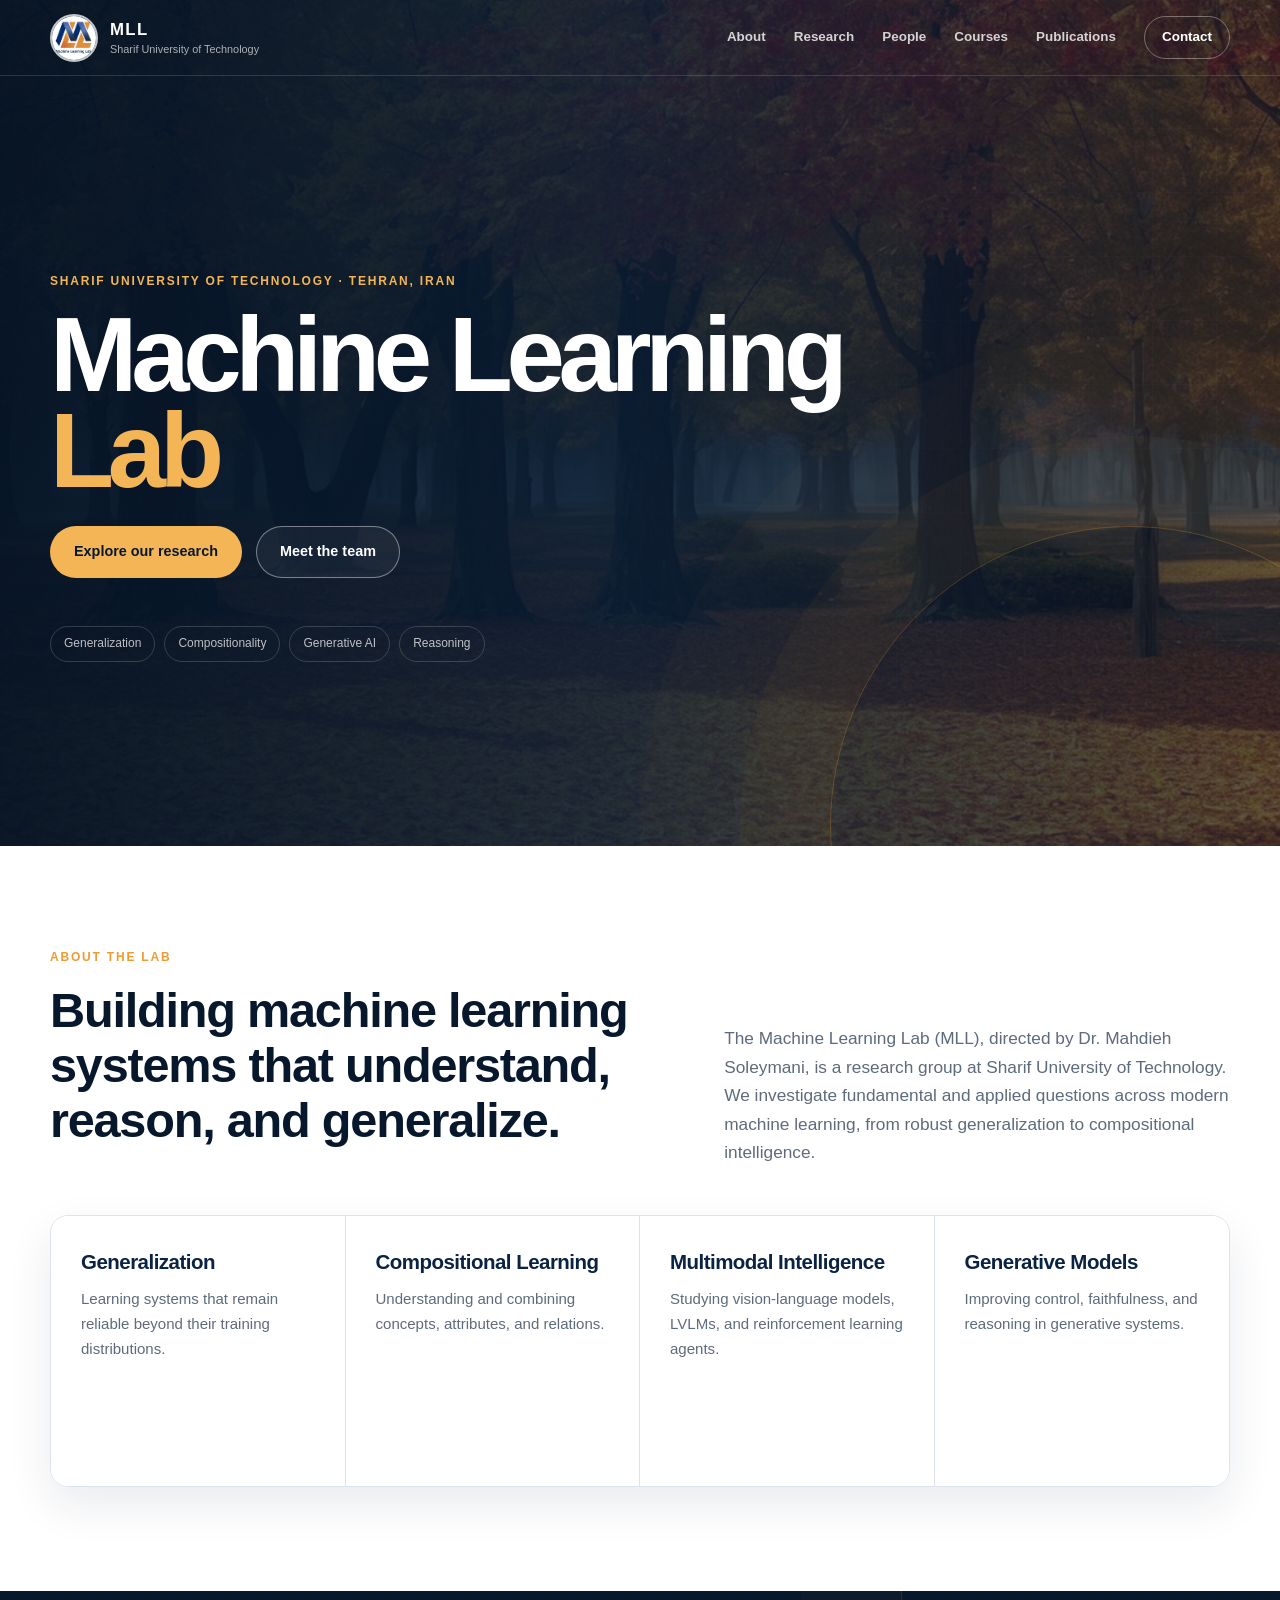
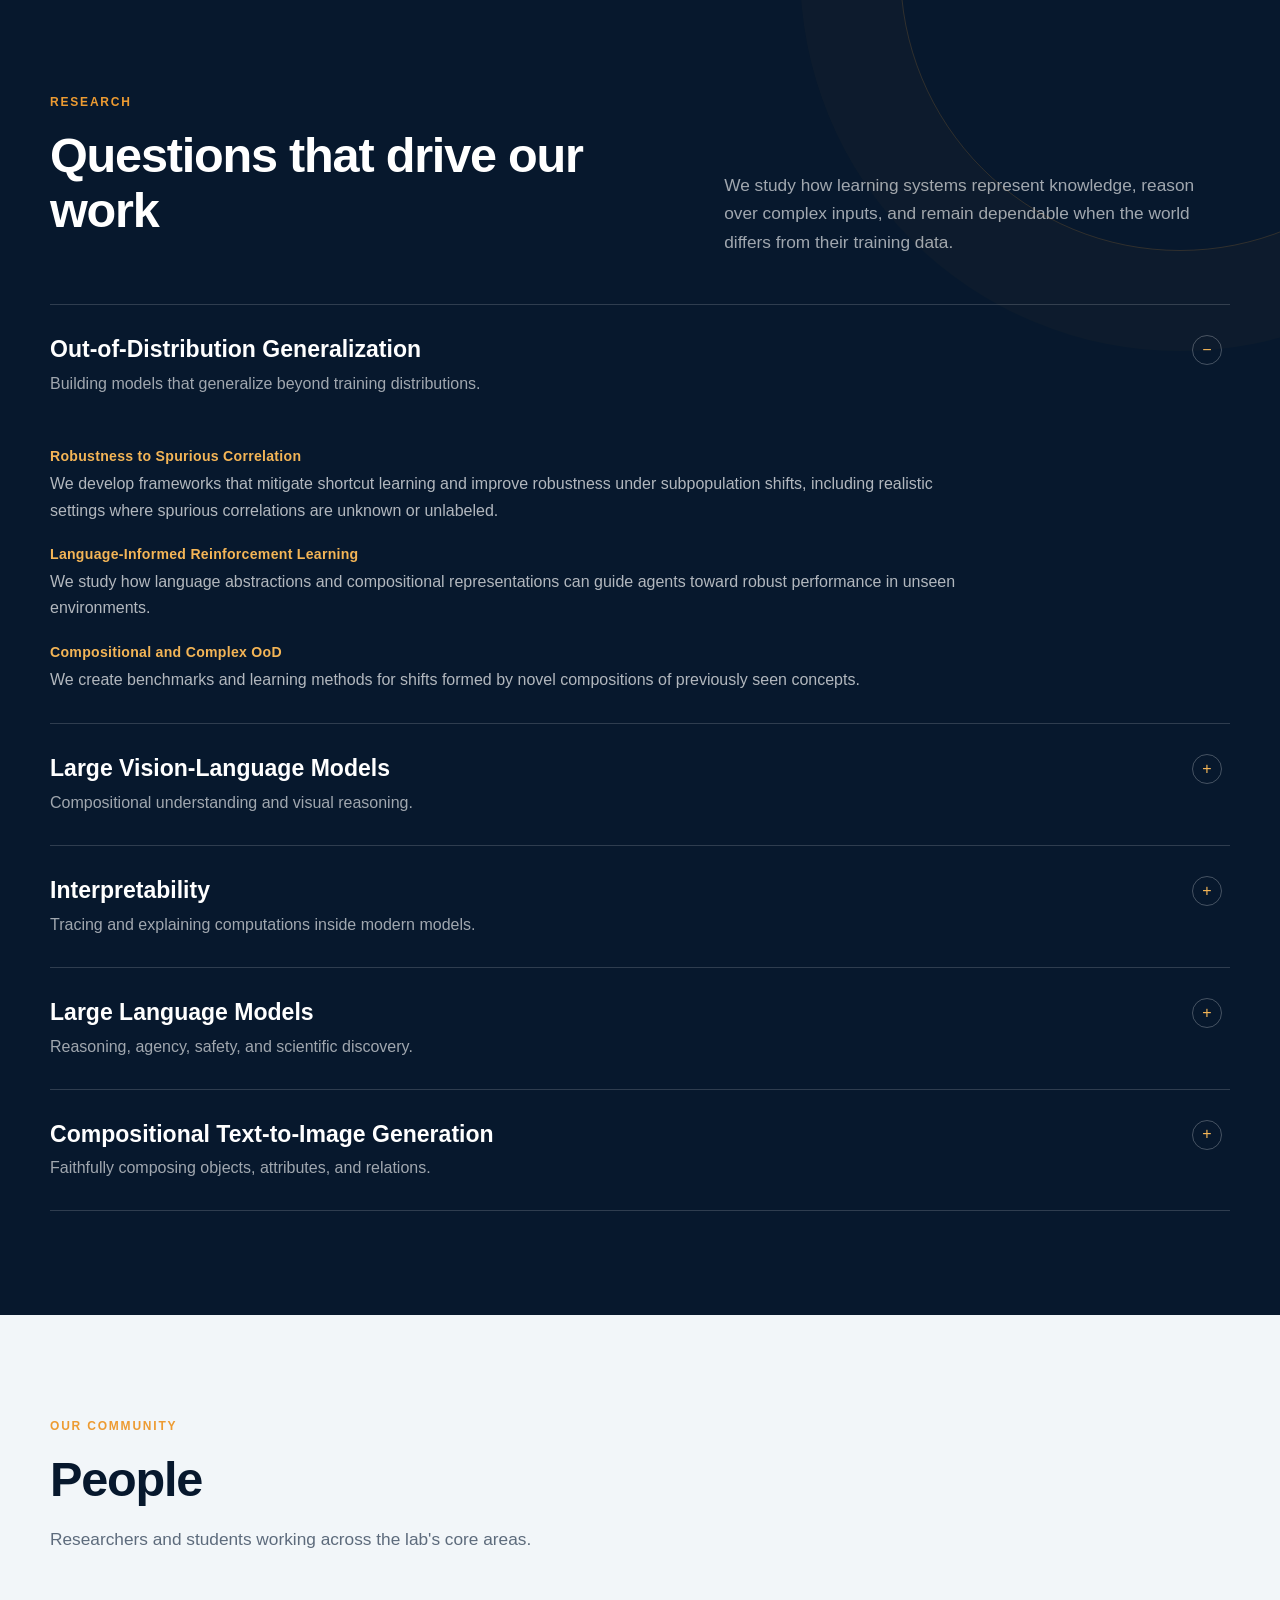
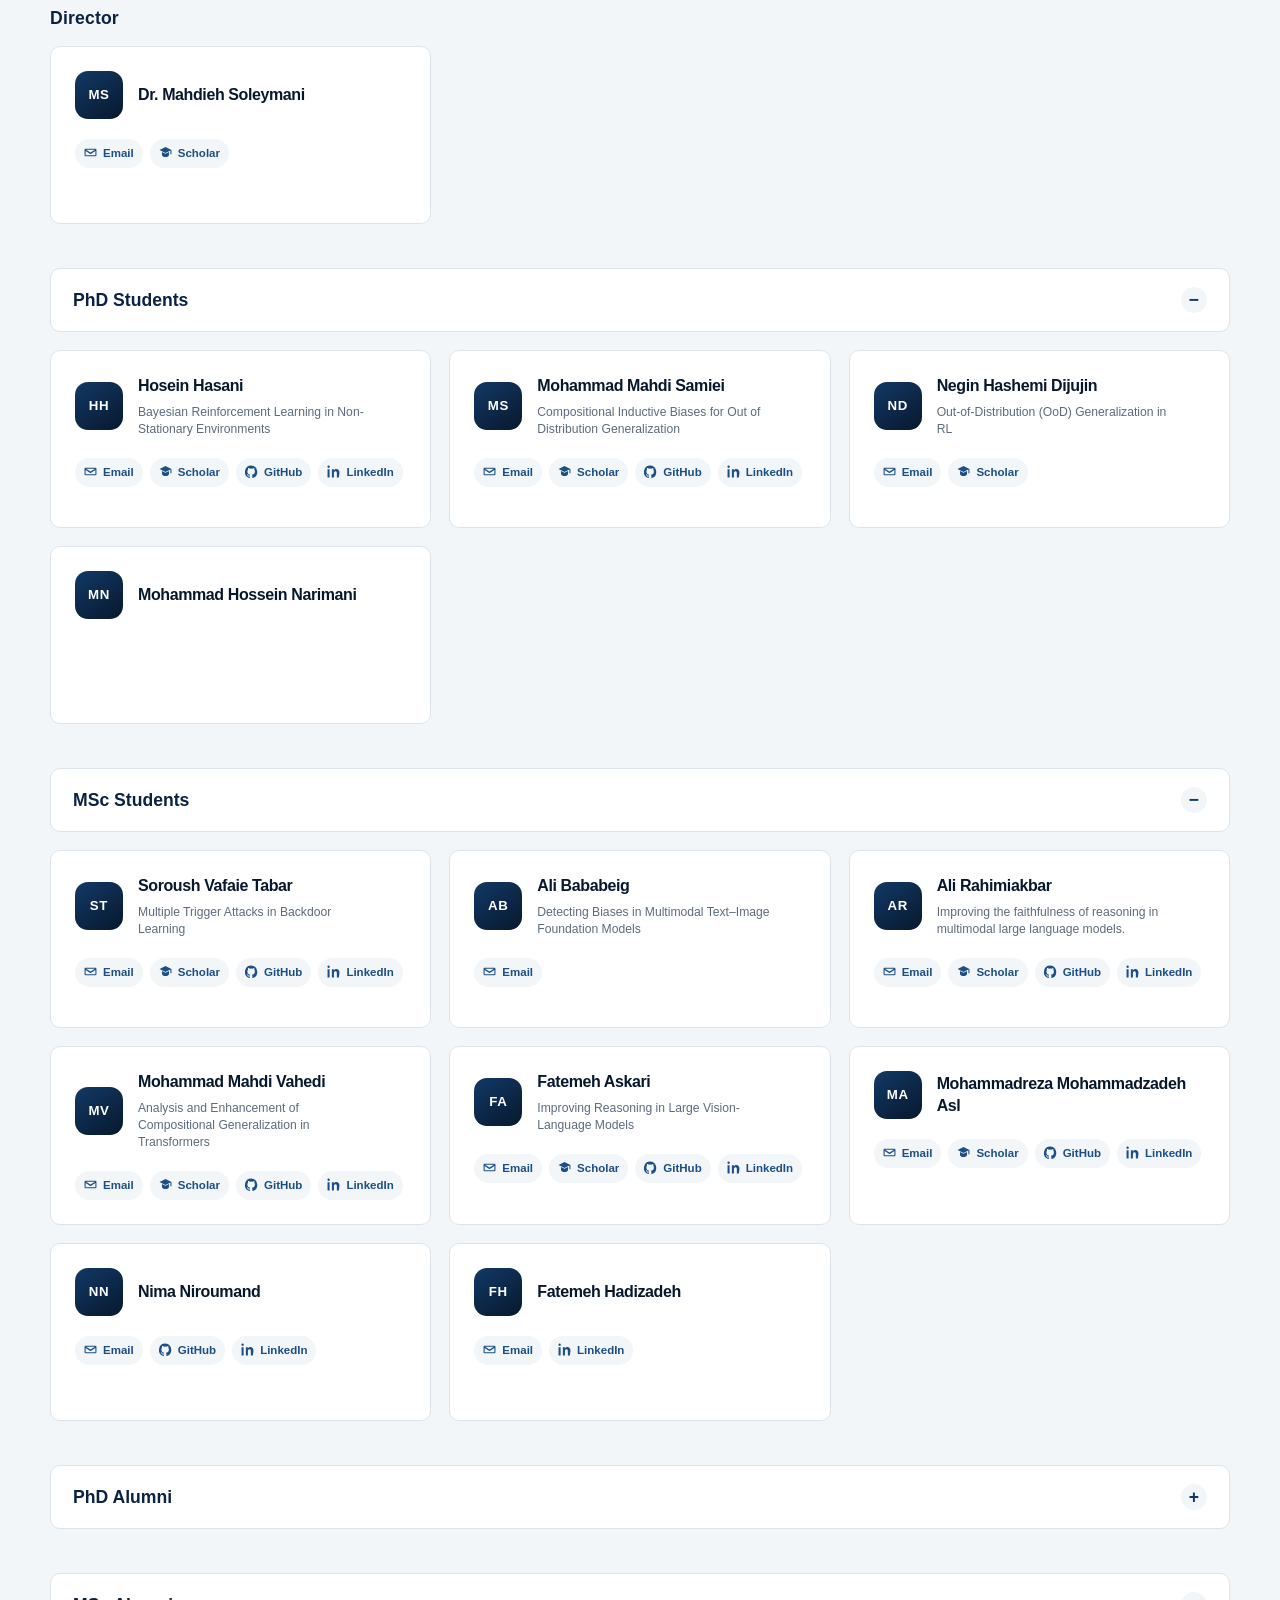
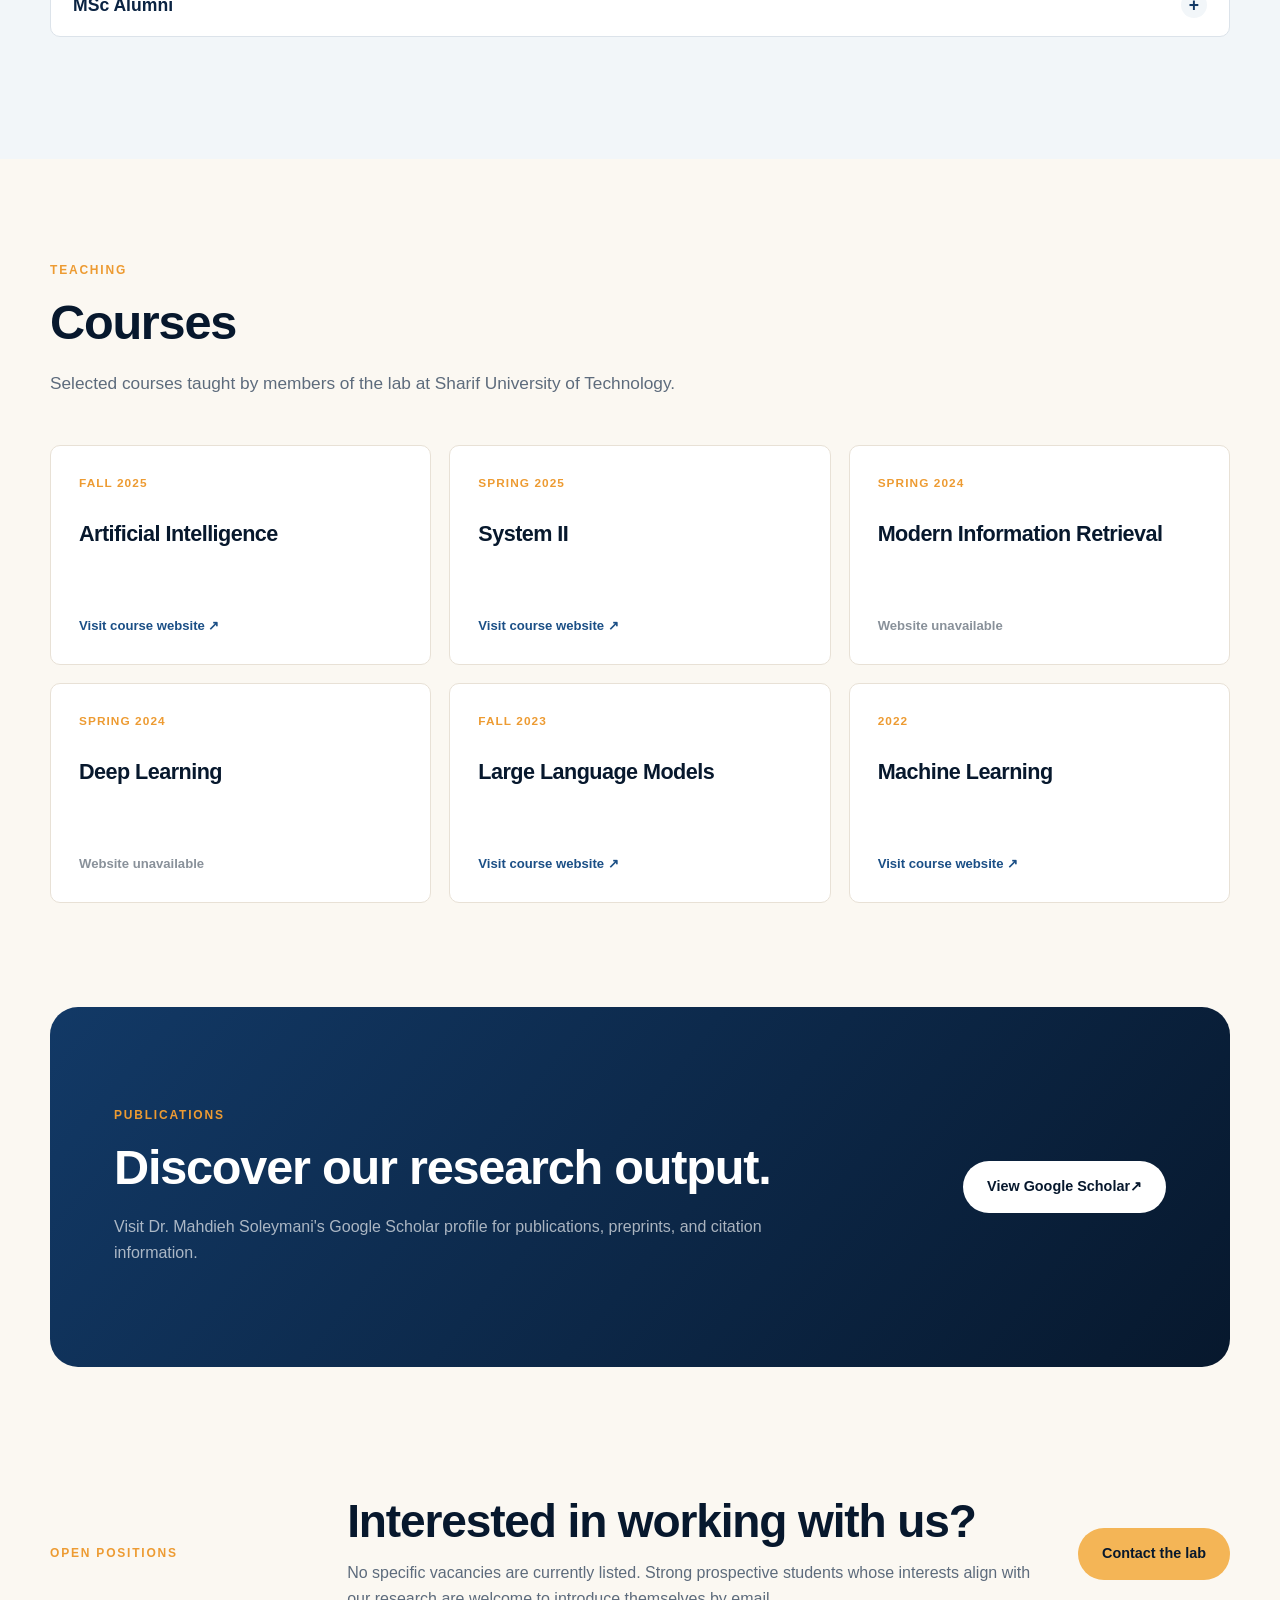
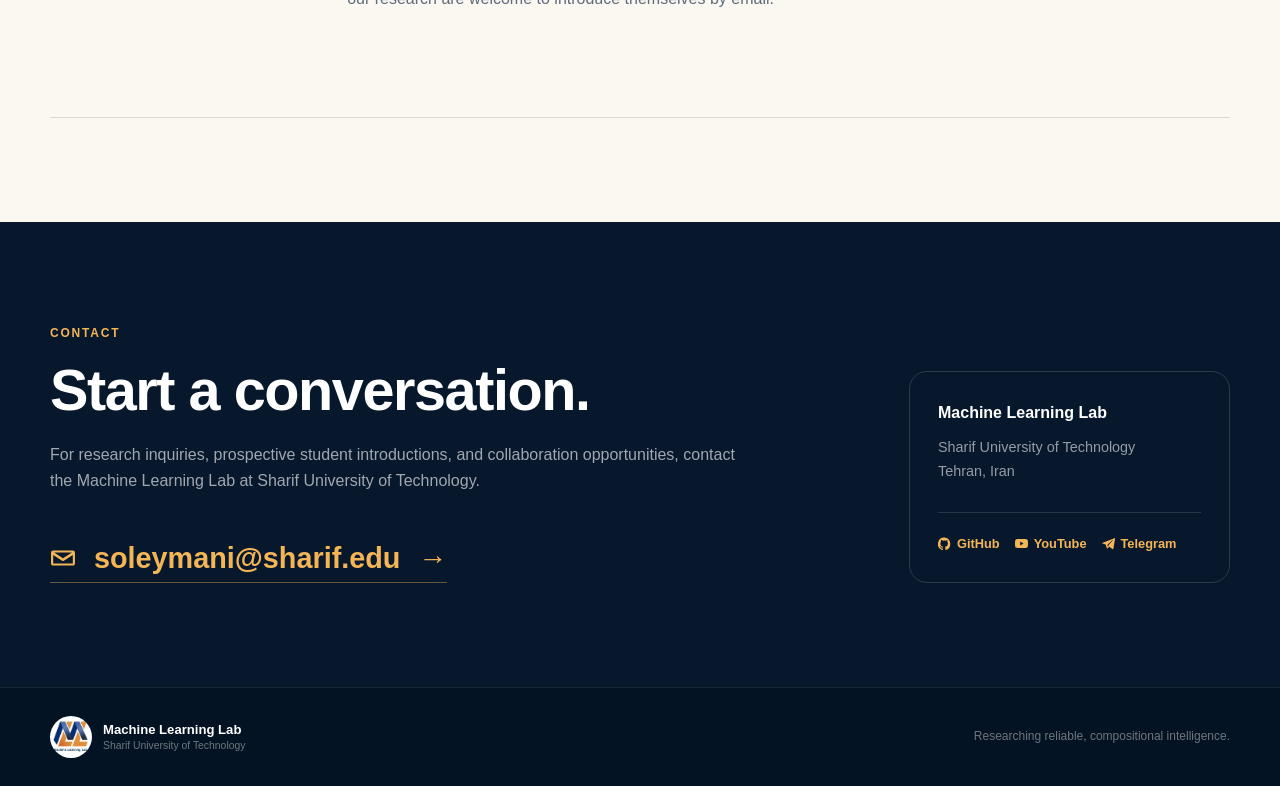
<file: index.html>
<!DOCTYPE html>
<html lang="en">
<head>

    <meta charset="utf-8">
    <meta name="viewport" content="width=device-width, initial-scale=1, shrink-to-fit=no">
    <meta name="description" content="Machine Learning Lab (MLL) at Sharif University of Technology. Research in machine learning, generalization, reinforcement learning, generative models, and vision-language models.">
    <meta name="author" content="Machine Learning Lab, Sharif University of Technology">
    <meta name="robots" content="index, follow">
    <link rel="canonical" href="https://sharif-ml-lab.github.io/">
    <link rel="icon" href="assets/imgs/mll_logo.jpg" type="image/jpeg">

    <meta property="og:type" content="website">
    <meta property="og:site_name" content="Machine Learning Lab | Sharif University of Technology">
    <meta property="og:title" content="Machine Learning Lab (MLL) | Sharif University of Technology">
    <meta property="og:description" content="Research in machine learning, generalization, reinforcement learning, generative models, and vision-language models.">
    <meta property="og:url" content="https://sharif-ml-lab.github.io/">
    <meta property="og:image" content="https://sharif-ml-lab.github.io/assets/imgs/mll_logo.jpg">
    <meta name="twitter:card" content="summary">
    <meta name="twitter:title" content="Machine Learning Lab (MLL) | Sharif University of Technology">
    <meta name="twitter:description" content="Research in machine learning at Sharif University of Technology.">

    <script type="application/ld+json">
    {
        "@context": "https://schema.org",
        "@type": "ResearchOrganization",
        "name": "Machine Learning Lab (MLL)",
        "alternateName": "Sharif MLL",
        "url": "https://sharif-ml-lab.github.io/",
        "logo": "https://sharif-ml-lab.github.io/assets/imgs/mll_logo.jpg",
        "description": "Machine learning research laboratory at Sharif University of Technology.",
        "parentOrganization": {
            "@type": "CollegeOrUniversity",
            "name": "Sharif University of Technology",
            "url": "https://en.sharif.edu/"
        },
        "email": "soleymani@sharif.edu",
        "sameAs": [
            "https://github.com/sharif-ml-lab",
            "https://youtube.com/@mll.sharif",
            "https://t.me/sutmll"
        ]
    }
    </script>

    <title>Machine Learning Lab (MLL) | Sharif University of Technology</title>
    <script>document.documentElement.classList.add('js');</script>
    <link rel="stylesheet" href="assets/css/site.css?v=20260802-3">

</head>
<body id="home">
<a class="skip-link" href="#main-content">Skip to main content</a>

<nav class="site-nav" aria-label="Main navigation">
    <div class="container nav-shell">
        <a class="nav-brand" href="#home" aria-label="Machine Learning Lab home">
            <img src="assets/imgs/mll_logo.jpg" alt="" width="52" height="52">
            <span><strong>MLL</strong><small>Sharif University of Technology</small></span>
        </a>
        <button class="nav-toggle" type="button" aria-expanded="false" aria-controls="site-menu">
            <span class="sr-only">Open navigation</span><span></span><span></span><span></span>
        </button>
        <div class="nav-menu" id="site-menu">
            <a href="#about" class="nav-link">About</a>
            <a href="#projects" class="nav-link">Research</a>
            <a href="#people" class="nav-link">People</a>
            <a href="#courses" class="nav-link">Courses</a>
            <a href="#publications" class="nav-link">Publications</a>
            <a href="#contact" class="nav-link nav-contact">Contact</a>
        </div>
    </div>
</nav>

<header class="hero">
    <div class="hero-pattern" aria-hidden="true"></div>
    <div class="container hero-content">
        <p class="eyebrow">Sharif University of Technology · Tehran, Iran</p>
        <h1>Machine Learning<br><span>Lab</span></h1>
        <div class="hero-actions">
            <a class="button button-primary" href="#projects">Explore our research</a>
            <a class="button button-secondary" href="#people">Meet the team</a>
        </div>
        <ul class="hero-topics" aria-label="Primary research areas">
            <li>Generalization</li><li>Compositionality</li><li>Generative AI</li><li>Reasoning</li>
        </ul>
    </div>
</header>

<main id="main-content">
<section class="section intro-section" id="about">
    <div class="container">
        <div class="section-heading split-heading">
            <div>
                <p class="eyebrow">About the lab</p>
                <h2>Building machine learning systems that understand, reason, and generalize.</h2>
            </div>
            <p>The Machine Learning Lab (MLL), directed by Dr. Mahdieh Soleymani, is a research group at Sharif University of Technology. We investigate fundamental and applied questions across modern machine learning, from robust generalization to compositional intelligence.</p>
        </div>
        <div class="focus-grid" aria-label="Research focus areas">
            <article class="focus-card"><h3>Generalization</h3><p>Learning systems that remain reliable beyond their training distributions.</p></article>
            <article class="focus-card"><h3>Compositional Learning</h3><p>Understanding and combining concepts, attributes, and relations.</p></article>
            <article class="focus-card"><h3>Multimodal Intelligence</h3><p>Studying vision-language models, LVLMs, and reinforcement learning agents.</p></article>
            <article class="focus-card"><h3>Generative Models</h3><p>Improving control, faithfulness, and reasoning in generative systems.</p></article>
        </div>
    </div>
</section>

<section class="section research-section" id="projects">
    <div class="container">
        <div class="section-heading split-heading">
            <div><p class="eyebrow">Research</p><h2>Questions that drive our work</h2></div>
            <p>We study how learning systems represent knowledge, reason over complex inputs, and remain dependable when the world differs from their training data.</p>
        </div>
        <div class="research-grid">
            <details class="research-card" open>
                <summary><span><strong>Out-of-Distribution Generalization</strong><small>Building models that generalize beyond training distributions.</small></span></summary>
                <div class="research-body">
                    <h3>Robustness to Spurious Correlation</h3>
                    <p>We develop frameworks that mitigate shortcut learning and improve robustness under subpopulation shifts, including realistic settings where spurious correlations are unknown or unlabeled.</p>
                    <h3>Language-Informed Reinforcement Learning</h3>
                    <p>We study how language abstractions and compositional representations can guide agents toward robust performance in unseen environments.</p>
                    <h3>Compositional and Complex OoD</h3>
                    <p>We create benchmarks and learning methods for shifts formed by novel compositions of previously seen concepts.</p>
                </div>
            </details>
                        <details class="research-card">
                <summary><span><strong>Large Vision-Language Models</strong><small>Compositional understanding and visual reasoning.</small></span></summary>
                <div class="research-body">
                    <h3>Visual Reasoning</h3><p>We develop benchmarks and methods that probe multi-step reasoning and relational understanding in large vision-language models.</p>
                    <h3>Representational Analysis</h3><p>We examine how models such as CLIP represent objects, attributes, and their interactions to identify where compositionality emerges—and where it breaks.</p>
                </div>
            </details>
            <details class="research-card">
                <summary><span><strong>Interpretability</strong><small>Tracing and explaining computations inside modern models.</small></span></summary>
                <div class="research-body">
                    <h3>Mechanistic Interpretability</h3><p>We develop intervention-based tools to trace how semantic functions form and transfer across layers in language and vision-language models.</p>
                    <h3>Vision Transformer Attribution</h3><p>We introduce more stable and faithful attribution techniques that address known failure modes in transformer explanations.</p>
                </div>
            </details>
            <details class="research-card">
                <summary><span><strong>Large Language Models</strong><small>Reasoning, agency, safety, and scientific discovery.</small></span></summary>
                <div class="research-body research-columns">
                    <div><h3>Persian Benchmarks</h3><p>High-quality evaluation resources for reasoning and generation in a low-resource language.</p></div>
                    <div><h3>Reasoning</h3><p>Methods for more systematic, compositional, and logically consistent multi-step reasoning.</p></div>
                    <div><h3>LLM Agents</h3><p>Planning, memory, tool use, and coordination in long-horizon environments.</p></div>
                    <div><h3>Scientific Discovery</h3><p>Language models as tools for idea generation, pattern discovery, and scientific reasoning.</p></div>
                    <div><h3>Chain-of-Thought Faithfulness</h3><p>Evaluation of deceptive or misleading reasoning behavior in language models.</p></div>
                </div>
            </details>
                        <details class="research-card">
                <summary><span><strong>Compositional Text-to-Image Generation</strong><small>Faithfully composing objects, attributes, and relations.</small></span></summary>
                <div class="research-body"><p>We design test-time strategies that improve compositional control in text-to-image generation. Our work addresses missing objects, attribute binding, and relational failures by enforcing stronger alignment between textual descriptions and visual elements.</p></div>
            </details>

        </div>
    </div>
</section>

<!-- People Section-->
<section class="section people-section" id="people">
    <div class="container">
        <div class="section-heading"><p class="eyebrow">Our community</p><h2>People</h2><p>Researchers and students working across the lab's core areas.</p></div>

        <!-- Director -->
        <h3 class="group-title">Director</h3>
        <div class="row">
            <div class="col-md-6 col-lg-4">
                <div class="card">
                    <div class="card-header">
                        <div class="mt-2">
                            <h4>Dr. Mahdieh Soleymani</h4>
                            
                        </div>
                    </div>
                    <div class="card-body">
                        <a href="mailto:soleymani@sharif.edu" class="mr-3" title="Email"><i class="fa fa-envelope"></i></a>
                        <a href="https://scholar.google.com/citations?user=S1U0KlgAAAAJ" class="mr-3" title="Scholar"><i class="fa fa-graduation-cap"></i></a>
                    </div>
                </div>
            </div>
        </div>

        <!-- PhD Students -->
        <h3 class="people-group-heading mt-5 mb-3">
            <button class="people-toggle" type="button" data-toggle="collapse" data-target="#phd-students" aria-expanded="false" aria-controls="phd-students">PhD Students <i class="ti-angle-down ml-2 collapse-icon" aria-hidden="true"></i></button>
        </h3>
        <div class="collapse" id="phd-students">
            <div class="row">
                <div class="col-md-6 col-lg-4">
                  <div class="card">
                    <div class="card-header">
                      <div class="mt-2">
                        <h4>Hosein Hasani</h4>
                        <p class="member-project">Bayesian Reinforcement Learning in Non-Stationary Environments</p>
                      </div>
                    </div>
                    <div class="card-body">
                      <a href="mailto:hosein.hasani.ce@gmail.com" class="mr-3" title="Email"><i class="fa fa-envelope"></i></a>
                      <a href="https://scholar.google.com/citations?user=U59qHq4AAAAJ&amp;hl=en" class="mr-3" title="Scholar"><i class="fa fa-graduation-cap"></i></a>
                      <a href="https://github.com/HoseinHasani" class="mr-3" title="GitHub"><i class="fa fa-github"></i></a>
                      <a href="https://www.linkedin.com/in/hosein-hasani/" title="LinkedIn"><i class="fa fa-linkedin"></i></a>
                    </div>
                  </div>
                </div>

                <div class="col-md-6 col-lg-4">
                  <div class="card">
                    <div class="card-header">
                      <div class="mt-2">
                        <h4>Mohammad Mahdi Samiei</h4>
                        <p class="member-project">Compositional Inductive Biases for Out of Distribution Generalization</p>
                      </div>
                    </div>
                    <div class="card-body">
                      <a href="mailto:mohmahsamiei@gmail.com" class="mr-3" title="Email"><i class="fa fa-envelope"></i></a>
                      <a href="https://scholar.google.com/citations?user=JU-HR3QAAAAJ&amp;hl=en" class="mr-3" title="Scholar"><i class="fa fa-graduation-cap"></i></a>
                      <a href="https://github.com/mmsamiei" class="mr-3" title="GitHub"><i class="fa fa-github"></i></a>
                      <a href="https://www.linkedin.com/in/mmsamiei" title="LinkedIn"><i class="fa fa-linkedin"></i></a>
                    </div>
                  </div>
                </div>

                <div class="col-md-6 col-lg-4">
                  <div class="card">
                    <div class="card-header">
                      <div class="mt-2">
                        <h4>Negin Hashemi Dijujin</h4>
                        <p class="member-project">Out-of-Distribution (OoD) Generalization in RL</p>
                      </div>
                    </div>
                    <div class="card-body">
                      <a href="mailto:n.hashemi202@gmail.com" class="mr-3" title="Email"><i class="fa fa-envelope"></i></a>
                      <a href="https://scholar.google.com/citations?user=JSTpW1AAAAAJ&amp;hl=en" title="Scholar"><i class="fa fa-graduation-cap"></i></a>
                    </div>
                  </div>
                </div>

                <div class="col-md-6 col-lg-4">
                  <div class="card">
                    <div class="card-header">
                      <div class="mt-2">
                        <h4>Mohammad Hossein Narimani</h4>
                        
                      </div>
                    </div>
                    <div class="card-body">
                    </div>
                  </div>
                </div>

            </div>
        </div>

        <!-- MSc Students -->
        <h3 class="people-group-heading mt-5 mb-3">
            <button class="people-toggle" type="button" data-toggle="collapse" data-target="#msc-students" aria-expanded="false" aria-controls="msc-students">MSc Students <i class="ti-angle-down ml-2 collapse-icon" aria-hidden="true"></i></button>
        </h3>
        <div class="collapse" id="msc-students">
            <div class="row">
                <div class="col-md-6 col-lg-4">
                  <div class="card">
                    <div class="card-header">
                      <div class="mt-2">
                        <h4>Soroush Vafaie Tabar</h4>
                        <p class="member-project">Multiple Trigger Attacks in Backdoor Learning</p>
                      </div>
                    </div>
                    <div class="card-body">
                      <a href="mailto:svafaie@gmail.com" class="mr-3" title="Email"><i class="fa fa-envelope"></i></a>
                      <a href="https://scholar.google.com/citations?hl=en&amp;view_op=list_works&amp;gmla=AOv-ny9VSDrLihnNP2C6FErO_iRRMyw4ZqysT16Zopya2asdVU42veqWykHln4jvGNejS7PyNvsuDNb1tyzV-w&amp;user=gZBdt8MAAAAJ" class="mr-3" title="Scholar"><i class="fa fa-graduation-cap"></i></a>
                      <a href="https://github.com/Svafaiet" class="mr-3" title="GitHub"><i class="fa fa-github"></i></a>
                      <a href="https://www.linkedin.com/in/soroush-vafaie-tabar/" title="LinkedIn"><i class="fa fa-linkedin"></i></a>
                    </div>
                  </div>
                </div>

                <div class="col-md-6 col-lg-4">
                  <div class="card">
                    <div class="card-header">
                      <div class="mt-2">
                        <h4>Ali Bababeig</h4>
                        <p class="member-project">Detecting Biases in Multimodal Text–Image Foundation Models</p>
                      </div>
                    </div>
                    <div class="card-body">
                      <a href="mailto:mr.bababeig@gmail.com" title="Email"><i class="fa fa-envelope"></i></a>
                    </div>
                  </div>
                </div>

                <div class="col-md-6 col-lg-4">
                  <div class="card">
                    <div class="card-header">
                      <div class="mt-2">
                        <h4>Ali Rahimiakbar</h4>
                        <p class="member-project">Improving the faithfulness of reasoning in multimodal large language models.</p>
                      </div>
                    </div>
                    <div class="card-body">
                      <a href="mailto:alirahimyakbar@gmail.com" class="mr-3" title="Email"><i class="fa fa-envelope"></i></a>
                      <a href="https://scholar.google.com/citations?user=uaiopLcAAAAJ&amp;hl=en" class="mr-3" title="Scholar"><i class="fa fa-graduation-cap"></i></a>
                      <a href="https://github.com/AliRahimiakbar" class="mr-3" title="GitHub"><i class="fa fa-github"></i></a>
                      <a href="https://www.linkedin.com/in/ali-rahimiakbar-1a5762221/" title="LinkedIn"><i class="fa fa-linkedin"></i></a>
                    </div>
                  </div>
                </div>

                <div class="col-md-6 col-lg-4">
                  <div class="card">
                    <div class="card-header">
                      <div class="mt-2">
                        <h4>Mohammad Mahdi Vahedi</h4>
                        <p class="member-project">Analysis and Enhancement of Compositional Generalization in Transformers</p>
                      </div>
                    </div>
                    <div class="card-body">
                      <a href="mailto:m.m.vahedi13800@gmail.com" class="mr-3" title="Email"><i class="fa fa-envelope"></i></a>
                      <a href="https://scholar.google.com/citations?hl=en&amp;user=qbUA0d0AAAAJ" class="mr-3" title="Scholar"><i class="fa fa-graduation-cap"></i></a>
                      <a href="https://github.com/MMVahedi" class="mr-3" title="GitHub"><i class="fa fa-github"></i></a>
                      <a href="https://www.linkedin.com/in/mmvahedi/" title="LinkedIn"><i class="fa fa-linkedin"></i></a>
                    </div>
                  </div>
                </div>

                <div class="col-md-6 col-lg-4">
                  <div class="card">
                    <div class="card-header">
                      <div class="mt-2">
                        <h4>Fatemeh Askari</h4>
                        <p class="member-project">Improving Reasoning in Large Vision-Language Models</p>
                      </div>
                    </div>
                    <div class="card-body">
                      <a href="mailto:fatemehaskarijirhandeh@gmail.com" class="mr-3" title="Email"><i class="fa fa-envelope"></i></a>
                      <a href="https://scholar.google.com/citations?user=yN6hkccAAAAJ&amp;hl=en" class="mr-3" title="Scholar"><i class="fa fa-graduation-cap"></i></a>
                      <a href="https://github.com/FatemehAskari" class="mr-3" title="GitHub"><i class="fa fa-github"></i></a>
                      <a href="https://www.linkedin.com/in/fatemeh-askari-4045b9235?originalSubdomain=ir" title="LinkedIn"><i class="fa fa-linkedin"></i></a>
                    </div>
                  </div>
                </div>

                <div class="col-md-6 col-lg-4">
                  <div class="card">
                    <div class="card-header">
                      <div class="mt-2">
                        <h4>Mohammadreza Mohammadzadeh Asl</h4>
                        
                      </div>
                    </div>
                    <div class="card-body">
                      <a href="mailto:mohammadreza.mohammadzadeh.asl@gmail.com" class="mr-3" title="Email"><i class="fa fa-envelope"></i></a>
                      <a href="https://scholar.google.com/citations?user=g0t6YfwAAAAJ&amp;hl=en" class="mr-3" title="Scholar"><i class="fa fa-graduation-cap"></i></a>
                      <a href="https://github.com/Mohammadreza-mz" class="mr-3" title="GitHub"><i class="fa fa-github"></i></a>
                      <a href="https://www.linkedin.com/in/mohammadzadeh-asl/" title="LinkedIn"><i class="fa fa-linkedin"></i></a>
                    </div>
                  </div>
                </div>

                <div class="col-md-6 col-lg-4">
                  <div class="card">
                    <div class="card-header">
                      <div class="mt-2">
                        <h4>Nima Niroumand</h4>
                        
                      </div>
                    </div>
                    <div class="card-body">
                      <a href="mailto:nima.niroumand@ce.sharif.edu" class="mr-3" title="Email"><i class="fa fa-envelope"></i></a>
                      <a href="https://github.com/Nima-Niroumand" class="mr-3" title="GitHub"><i class="fa fa-github"></i></a>
                      <a href="https://www.linkedin.com/in/nima-niroumand-34986b272" title="LinkedIn"><i class="fa fa-linkedin"></i></a>
                    </div>
                  </div>
                </div>

                <div class="col-md-6 col-lg-4">
                  <div class="card">
                    <div class="card-header">
                      <div class="mt-2">
                        <h4>Fatemeh Hadizadeh</h4>
                      </div>
                    </div>
                    <div class="card-body">
                      <a href="mailto:fatemeh.hadizadeh97@sharif.edu" class="mr-3" title="Email"><i class="fa fa-envelope"></i></a>
                      <a href="https://www.linkedin.com/in/fatemeh-hadizadeh" title="LinkedIn"><i class="fa fa-linkedin"></i></a>
                    </div>
                  </div>
                </div>
            </div>
        </div>

        <!-- PhD Alumni -->
        <h3 class="people-group-heading mt-5 mb-3">
            <button class="people-toggle" type="button" data-toggle="collapse" data-target="#phd-alumni" aria-expanded="false" aria-controls="phd-alumni">PhD Alumni <i class="ti-angle-down ml-2 collapse-icon" aria-hidden="true"></i></button>
        </h3>
        <div class="collapse" id="phd-alumni">
            <div class="row">
                <div class="col-md-6 col-lg-4">
                  <div class="card">
                    <div class="card-header">
                      <div class="mt-2">
                        <h4>Adeleh Bitarafan</h4>
                        <p class="member-project">Weakly Supervised Learning in 3D Medical Image Segmentation</p>
                      </div>
                    </div>
                    <div class="card-body">
                      <a href="mailto:bitarafan@ce.sharif.edu" class="mr-3" title="Email"><i class="fa fa-envelope"></i></a>
                      <a href="https://scholar.google.com/citations?user=esgFCpgAAAAJ&amp;hl=en" class="mr-3" title="Scholar"><i class="fa fa-graduation-cap"></i></a>
                      <a href="https://github.com/AdelehBitarafan" class="mr-3" title="GitHub"><i class="fa fa-github"></i></a>
                      <a href="https://de.linkedin.com/in/adeleh-bitarafan-81748345" title="LinkedIn"><i class="fa fa-linkedin"></i></a>
                    </div>
                  </div>
                </div>

                <div class="col-md-6 col-lg-4">
                  <div class="card">
                    <div class="card-header">
                      <div class="mt-2">
                        <h4>Mahsa Ghorbani</h4>
                        <p class="member-project">Learning Node Embedding in Complex Networks</p>
                      </div>
                    </div>
                    <div class="card-body">
                      <a href="mailto:m.ghorbani1991@gmail.com" class="mr-3" title="Email"><i class="fa fa-envelope"></i></a>
                      <a href="https://scholar.google.com/citations?user=EmdaOz0AAAAJ&amp;hl=en" class="mr-3" title="Scholar"><i class="fa fa-graduation-cap"></i></a>
                      <a href="https://github.com/mahsa91" class="mr-3" title="GitHub"><i class="fa fa-github"></i></a>
                      <a href="https://de.linkedin.com/in/mahsa-ghorbani-b6301a41" title="LinkedIn"><i class="fa fa-linkedin"></i></a>
                    </div>
                  </div>
                </div>

                <div class="col-md-6 col-lg-4">
                  <div class="card">
                    <div class="card-header">
                      <div class="mt-2">
                        <h4>Fatemeh Seyedsalehi</h4>
                        <p class="member-project">Deep Learning in a Structured Output Space</p>
                      </div>
                    </div>
                    <div class="card-body">
                      <a href="mailto:fateme.ssalehi@gmail.com" class="mr-3" title="Email"><i class="fa fa-envelope"></i></a>
                      <a href="https://ir.linkedin.com/in/fatemeh-seyyedsalehi-586928155" title="LinkedIn"><i class="fa fa-linkedin"></i></a>
                    </div>
                  </div>
                </div>

                <div class="col-md-6 col-lg-4">
                  <div class="card">
                    <div class="card-header">
                      <div class="mt-2">
                        <h4>Faezeh Faez</h4>
                        <p class="member-project">Deep Conditional Graph Generation for Network Completion</p>
                      </div>
                    </div>
                    <div class="card-body">
                      <a href="mailto:faezeh.faez@gmail.com" class="mr-3" title="Email"><i class="fa fa-envelope"></i></a>
                      <a href="https://scholar.google.com/citations?user=D4gvIl8AAAAJ&amp;hl=en" class="mr-3" title="Scholar"><i class="fa fa-graduation-cap"></i></a>
                      <a href="https://ca.linkedin.com/in/faezeh-faez-73abb579" title="LinkedIn"><i class="fa fa-linkedin"></i></a>
                    </div>
                  </div>
                </div>

            </div>
        </div>

        <!-- MSc Alumni -->
        <h3 class="people-group-heading mt-5 mb-3">
            <button class="people-toggle" type="button" data-toggle="collapse" data-target="#msc-alumni" aria-expanded="false" aria-controls="msc-alumni">MSc Alumni <i class="ti-angle-down ml-2 collapse-icon" aria-hidden="true"></i></button>
        </h3>
        <div class="collapse" id="msc-alumni">
            <div class="row">
                <div class="col-md-6 col-lg-4">
                  <div class="card">
                    <div class="card-header">
                      <div class="mt-2">
                        <h4>Seyed Mohammad Hadi Hosseini</h4>
                        <p class="member-project">Uncertainty-based Reasoning in Large Language Models</p>
                      </div>
                    </div>
                    <div class="card-body">
                      <a href="mailto:hadi.hosseini0171@gmail.com" class="mr-3" title="Email"><i class="fa fa-envelope"></i></a>
                      <a href="https://scholar.google.com/citations?user=no7AJ78AAAAJ&amp;hl=en" class="mr-3" title="Google Scholar"><i class="fa fa-graduation-cap"></i></a>
                      <a href="https://github.com/hadi-hosseini/" class="mr-3" title="GitHub"><i class="fa fa-github"></i></a>
                      <a href="https://ir.linkedin.com/in/seyed-mohammad-hadi-hosseini-37086a301" class="mr-3" title="LinkedIn"><i class="fa fa-linkedin"></i></a>
                    </div>
                  </div>
                </div>

                <div class="col-md-6 col-lg-4">
                  <div class="card">
                    <div class="card-header">
                      <div class="mt-2">
                        <h4>Arash Marioriyad</h4>
                        <p class="member-project">Compositional Generation in Text-to-image Models</p>
                      </div>
                    </div>
                    <div class="card-body">
                      <a href="mailto:arashmarioriyad@gmail.com" class="mr-3" title="Email"><i class="fa fa-envelope"></i></a>
                      <a href="https://github.com/Arash-Mari-Oriyad" class="mr-3" title="GitHub"><i class="fa fa-github"></i></a>
                      <a href="https://www.linkedin.com/in/arash-mari-oriyad/" class="mr-3" title="LinkedIn"><i class="fa fa-linkedin"></i></a>
                    </div>
                  </div>
                </div>

                <div class="col-md-6 col-lg-4">
                  <div class="card">
                    <div class="card-header">
                      <div class="mt-2">
                        <h4>Mohammad Mozafari</h4>
                        <p class="member-project">Meta-learning in 3D medical image segmentation</p>
                      </div>
                    </div>
                    <div class="card-body">
                      <a href="mailto:mozafari.mmd@gmail.com" class="mr-3" title="Email"><i class="fa fa-envelope"></i></a>
                      <a href="https://scholar.google.com/citations?user=g9T6ZQoAAAAJ&amp;hl=en&amp;oi=sra" class="mr-3" title="Google Scholar"><i class="fa fa-graduation-cap"></i></a>
                      <a href="https://www.linkedin.com/in/mohammadmozafari/" class="mr-3" title="LinkedIn"><i class="fa fa-linkedin"></i></a>
                    </div>
                  </div>
                </div>

                <div class="col-md-6 col-lg-4">
                  <div class="card">
                    <div class="card-header">
                      <div class="mt-2">
                        <h4>Ali Abdollahi</h4>
                        <p class="member-project">Compositional Generalization in Vision-Language Models</p>
                      </div>
                    </div>
                    <div class="card-body">
                      <a href="mailto:aliabdollahi024a@gmail.com" class="mr-3" title="Email"><i class="fa fa-envelope"></i></a>
                      <a href="https://scholar.google.com/citations?user=Z-Qe3VsAAAAJ&amp;hl=en" class="mr-3" title="Google Scholar"><i class="fa fa-graduation-cap"></i></a>
                      <a href="https://hk.linkedin.com/in/ali-abdollahi024a" class="mr-3" title="LinkedIn"><i class="fa fa-linkedin"></i></a>
                    </div>
                  </div>
                </div>

                <div class="col-md-6 col-lg-4">
                  <div class="card">
                    <div class="card-header">
                      <div class="mt-2">
                        <h4>Alireza Roshanzamir</h4>
                        <p class="member-project">Alzheimer’s Disease Diagnosis using Description Test</p>
                      </div>
                    </div>
                    <div class="card-body">
                      <a href="mailto:a.roshanzamir1996@gmail.com" class="mr-3" title="Email"><i class="fa fa-envelope"></i></a>
                      <a href="https://scholar.google.com/citations?user=SmK4l_IAAAAJ&amp;hl=en" class="mr-3" title="Google Scholar"><i class="fa fa-graduation-cap"></i></a>
                      <a href="https://github.com/AlirezaRoshanzamir" class="mr-3" title="GitHub"><i class="fa fa-github"></i></a>
                      <a href="https://www.linkedin.com/in/alireza-roshanzamir" class="mr-3" title="LinkedIn"><i class="fa fa-linkedin"></i></a>
                    </div>
                  </div>
                </div>

                <div class="col-md-6 col-lg-4">
                  <div class="card">
                    <div class="card-header">
                      <div class="mt-2">
                        <h4>Alireza Sahaf Naeini</h4>
                        <p class="member-project">Deep Networks in Reinforcement Learning</p>
                      </div>
                    </div>
                    <div class="card-body">
                      <a href="mailto:alisahaf70@gmail.com" class="mr-3" title="Email"><i class="fa fa-envelope"></i></a>
                      <a href="https://scholar.google.com/citations?user=0PaY-bYAAAAJ&amp;hl=en" class="mr-3" title="Google Scholar"><i class="fa fa-graduation-cap"></i></a>
                    </div>
                  </div>
                </div>

                <div class="col-md-6 col-lg-4">
                  <div class="card">
                    <div class="card-header">
                      <div class="mt-2">
                        <h4>AmirHossein Ameli Kalkhoran</h4>
                        <p class="member-project">Continual learning using unsupervised data</p>
                      </div>
                    </div>
                    <div class="card-body">
                      <a href="mailto:amirahosseinameli@gmail.com" class="mr-3" title="Email"><i class="fa fa-envelope"></i></a>
                    </div>
                  </div>
                </div>

                <div class="col-md-6 col-lg-4">
                  <div class="card">
                    <div class="card-header">
                      <div class="mt-2">
                        <h4>AmirShayan Haghipour</h4>
                        <p class="member-project">Using deep generative models for event sequence generation in recommender systems</p>
                      </div>
                    </div>
                    <div class="card-body">
                      <a href="mailto:amirshayanhaghi@gmail.com" class="mr-3" title="Email"><i class="fa fa-envelope"></i></a>
                      <a href="https://www.linkedin.com/in/amirshayan-haghipour-b6a51597" class="mr-3" title="LinkedIn"><i class="fa fa-linkedin"></i></a>
                    </div>
                  </div>
                </div>

                <div class="col-md-6 col-lg-4">
                  <div class="card">
                    <div class="card-header">
                      <div class="mt-2">
                        <h4>Amir Ali Moinfar</h4>
                        <p class="member-project">Single-Cell RNA-seq Dropout Imputation and Noise Reduction by Machine Learning</p>
                      </div>
                    </div>
                    <div class="card-body">
                      <a href="mailto:moinfar.amirali@gmail.com" class="mr-3" title="Email"><i class="fa fa-envelope"></i></a>
                      <a href="https://scholar.google.com/citations?user=Cu0uyIMAAAAJ&amp;hl=en" class="mr-3" title="Google Scholar"><i class="fa fa-graduation-cap"></i></a>
                      <a href="https://github.com/moinfar" class="mr-3" title="GitHub"><i class="fa fa-github"></i></a>
                      <a href="https://de.linkedin.com/in/amir-ali-moinfar-97311678" class="mr-3" title="LinkedIn"><i class="fa fa-linkedin"></i></a>
                    </div>
                  </div>
                </div>

                <div class="col-md-6 col-lg-4">
                  <div class="card">
                    <div class="card-header">
                      <div class="mt-2">
                        <h4>Amir Akbarnejad</h4>
                        <p class="member-project">Probabilistic Approach for Multi-label Classification</p>
                      </div>
                    </div>
                    <div class="card-body">
                      <a href="mailto:a.akbanejad@gmail.com" class="mr-3" title="Email"><i class="fa fa-envelope"></i></a>
                      <a href="https://scholar.google.com/citations?user=RvpuPcoAAAAJ&amp;hl=en" class="mr-3" title="Google Scholar"><i class="fa fa-graduation-cap"></i></a>
                      <a href="https://amirakbarnejad.github.io/" class="mr-3" title="GitHub"><i class="fa fa-github"></i></a>
                      <a href="https://uk.linkedin.com/in/amir-hossein-hosseini-akbarnejad-0b182935b" class="mr-3" title="LinkedIn"><i class="fa fa-linkedin"></i></a>
                    </div>
                  </div>
                </div>

                <div class="col-md-6 col-lg-4">
                  <div class="card">
                    <div class="card-header">
                      <div class="mt-2">
                        <h4>Danial Alihosseini</h4>
                        <p class="member-project">Conditional Text Generation with Deep Generative Models</p>
                      </div>
                    </div>
                    <div class="card-body">
                      <a href="mailto:danial.alihosseini@gmail.com" class="mr-3" title="Email"><i class="fa fa-envelope"></i></a>
                      <a href="https://scholar.google.com/citations?user=q1PlUV4AAAAJ&amp;hl=en" class="mr-3" title="Google Scholar"><i class="fa fa-graduation-cap"></i></a>
                      <a href="https://github.com/Danial-Alh" class="mr-3" title="GitHub"><i class="fa fa-github"></i></a>
                      <a href="https://ir.linkedin.com/in/danial-alihosseini" class="mr-3" title="LinkedIn"><i class="fa fa-linkedin"></i></a>
                    </div>
                  </div>
                </div>

                <div class="col-md-6 col-lg-4">
                  <div class="card">
                    <div class="card-header">
                      <div class="mt-2">
                        <h4>Ehsan Montahaei</h4>
                        <p class="member-project">Adversarial Networks for Sequence Generation</p>
                      </div>
                    </div>
                    <div class="card-body">
                      <a href="mailto:ehsan.montahaie@gmail.com" class="mr-3" title="Email"><i class="fa fa-envelope"></i></a>
                      <a href="https://scholar.google.com/citations?user=hzcep2cAAAAJ&amp;hl=en" class="mr-3" title="Google Scholar"><i class="fa fa-graduation-cap"></i></a>
                      <a href="https://iams4n.github.io/" class="mr-3" title="GitHub"><i class="fa fa-github"></i></a>
                      <a href="https://ir.linkedin.com/in/ehsan-montahaei" class="mr-3" title="LinkedIn"><i class="fa fa-linkedin"></i></a>
                    </div>
                  </div>
                </div>

                <div class="col-md-6 col-lg-4">
                  <div class="card">
                    <div class="card-header">
                      <div class="mt-2">
                        <h4>Fahimeh Hosseini Noohdani</h4>
                        <p class="member-project">Out-of-Distribution Generalization of Image Classifiers</p>
                      </div>
                    </div>
                    <div class="card-body">
                      <a href="mailto:fahim.hosseini.77@gmail.com" class="mr-3" title="Email"><i class="fa fa-envelope"></i></a>
                      <a href="https://scholar.google.com/citations?user=hWWXh3wAAAAJ&amp;hl=en" class="mr-3" title="Google Scholar"><i class="fa fa-graduation-cap"></i></a>
                      <a href="https://github.com/fhn98" class="mr-3" title="GitHub"><i class="fa fa-github"></i></a>
                    </div>
                  </div>
                </div>

                <div class="col-md-6 col-lg-4">
                  <div class="card">
                    <div class="card-header">
                      <div class="mt-2">
                        <h4>Faridoun Mehri</h4>
                        <p class="member-project">Balancing Gradient Flow for Universally Better Transformer Attributions</p>
                      </div>
                    </div>
                    <div class="card-body">
                      <a href="mailto:feraidoonmehri@gmail.com" class="mr-3" title="Email"><i class="fa fa-envelope"></i></a>
                      <a href="https://github.com/NightMachinery" class="mr-3" title="GitHub"><i class="fa fa-github"></i></a>
                      <a href="https://es.linkedin.com/in/feraidoon-mehri" class="mr-3" title="LinkedIn"><i class="fa fa-linkedin"></i></a>
                    </div>
                  </div>
                </div>

                <div class="col-md-6 col-lg-4">
                  <div class="card">
                    <div class="card-header">
                      <div class="mt-2">
                        <h4>Fatemeh Farahnak-Ghazani</h4>
                        <p class="member-project">Multi-label Classification by Considering Label Dependencies</p>
                      </div>
                    </div>
                    <div class="card-body">
                      <a href="mailto:f.farahnak.g@gmail.com" class="mr-3" title="Email"><i class="fa fa-envelope"></i></a>
                      <a href="https://scholar.google.com/citations?user=_sNIxxsAAAAJ&amp;hl=en" class="mr-3" title="Google Scholar"><i class="fa fa-graduation-cap"></i></a>
                    </div>
                  </div>
                </div>

                <div class="col-md-6 col-lg-4">
                  <div class="card">
                    <div class="card-header">
                      <div class="mt-2">
                        <h4>Hossein Khalili</h4>
                        <p class="member-project">3D Medical Images Segmentation by Effective Utilization of Unlabeled Data</p>
                      </div>
                    </div>
                    <div class="card-body">
                      <a href="mailto:hosseinhkh@live.com" class="mr-3" title="Email"><i class="fa fa-envelope"></i></a>
                      <a href="https://scholar.google.com/citations?user=eRdueD0AAAAJ&amp;hl=en" class="mr-3" title="Google Scholar"><i class="fa fa-graduation-cap"></i></a>
                      <a href="https://www.linkedin.com/in/hossein-khalili-658282ab" class="mr-3" title="LinkedIn"><i class="fa fa-linkedin"></i></a>
                    </div>
                  </div>
                </div>

                <div class="col-md-6 col-lg-4">
                  <div class="card">
                    <div class="card-header">
                      <div class="mt-2">
                        <h4>Mahdi Ghaznavi</h4>
                        <p class="member-project">Robust Learning to Spurious Correlation without Access to Group Annotation</p>
                      </div>
                    </div>
                    <div class="card-body">
                      <a href="mailto:mahdi.ghaznavi91@sharif.edu" class="mr-3" title="Email"><i class="fa fa-envelope"></i></a>
                      <a href="https://scholar.google.com/citations?user=_Bg7EykAAAAJ&amp;hl=en" class="mr-3" title="Google Scholar"><i class="fa fa-graduation-cap"></i></a>
                      <a href="https://github.com/mahdighaznavi" class="mr-3" title="GitHub"><i class="fa fa-github"></i></a>
                      <a href="https://ir.linkedin.com/in/mahdi-ghaznavi-4521311a6" class="mr-3" title="LinkedIn"><i class="fa fa-linkedin"></i></a>
                    </div>
                  </div>
                </div>

                <div class="col-md-6 col-lg-4">
                  <div class="card">
                    <div class="card-header">
                      <div class="mt-2">
                        <h4>Marzieh Gheisari</h4>
                        <p class="member-project">Unsupervised Domain Adaptation</p>
                      </div>
                    </div>
                    <div class="card-body">
                      <a href="mailto:m.gheisari69@gmail.com" class="mr-3" title="Email"><i class="fa fa-envelope"></i></a>
                      <a href="https://scholar.google.com/citations?user=hz_Lz9IAAAAJ&amp;hl=en" class="mr-3" title="Google Scholar"><i class="fa fa-graduation-cap"></i></a>
                      <a href="https://mgheisar.github.io/" class="mr-3" title="GitHub"><i class="fa fa-github"></i></a>
                      <a href="https://fr.linkedin.com/in/marzieh-gheisari-45019758" class="mr-3" title="LinkedIn"><i class="fa fa-linkedin"></i></a>
                    </div>
                  </div>
                </div>

                <div class="col-md-6 col-lg-4">
                  <div class="card">
                    <div class="card-header">
                      <div class="mt-2">
                        <h4>Melika Behjati</h4>
                        <p class="member-project">Adversarial Robustness of Deep Neural Networks in Text Domain</p>
                      </div>
                    </div>
                    <div class="card-body">
                      <a href="mailto:melikabehjati@gmail.com" class="mr-3" title="Email"><i class="fa fa-envelope"></i></a>
                      <a href="https://scholar.google.com/citations?user=02sCdLEAAAAJ&amp;hl=en" class="mr-3" title="Google Scholar"><i class="fa fa-graduation-cap"></i></a>
                      <a href="https://ch.linkedin.com/in/melika-behjati" class="mr-3" title="LinkedIn"><i class="fa fa-linkedin"></i></a>
                    </div>
                  </div>
                </div>

                <div class="col-md-6 col-lg-4">
                  <div class="card">
                    <div class="card-header">
                      <div class="mt-2">
                        <h4>Amin Banayeeanzade</h4>
                        <p class="member-project">Meta-Continual Learning</p>
                      </div>
                    </div>
                    <div class="card-body">
                      <a href="mailto:m.banayeean@gmail.com" class="mr-3" title="Email"><i class="fa fa-envelope"></i></a>
                      <a href="https://scholar.google.com/citations?user=QnujJhEAAAAJ&amp;hl=en" class="mr-3" title="Google Scholar"><i class="fa fa-graduation-cap"></i></a>
                      <a href="https://github.com/aminbana" class="mr-3" title="GitHub"><i class="fa fa-github"></i></a>
                      <a href="https://www.linkedin.com/in/aminbana" class="mr-3" title="LinkedIn"><i class="fa fa-linkedin"></i></a>
                    </div>
                  </div>
                </div>

                <div class="col-md-6 col-lg-4">
                  <div class="card">
                    <div class="card-header">
                      <div class="mt-2">
                        <h4>Mohamadreza Fereydooni</h4>
                        <p class="member-project">Many-Class Few-Shot Classification</p>
                      </div>
                    </div>
                    <div class="card-body">
                      <a href="mailto:imohamadreza7@gmail.com" class="mr-3" title="Email"><i class="fa fa-envelope"></i></a>
                      <a href="https://scholar.google.com/citations?user=W06Uw7wAAAAJ&amp;hl=en" class="mr-3" title="Google Scholar"><i class="fa fa-graduation-cap"></i></a>
                      <a href="https://github.com/mohamadreza99" class="mr-3" title="GitHub"><i class="fa fa-github"></i></a>
                      <a href="https://www.linkedin.com/in/mohamadreza-fereydooni" class="mr-3" title="LinkedIn"><i class="fa fa-linkedin"></i></a>
                    </div>
                  </div>
                </div>

                <div class="col-md-6 col-lg-4">
                  <div class="card">
                    <div class="card-header">
                      <div class="mt-2">
                        <h4>Omid Abbasi</h4>
                        <p class="member-project">Deep Learning in Recommender Systems</p>
                      </div>
                    </div>
                    <div class="card-body">
                      <a href="mailto:kibo.abbasi@gmail.com" class="mr-3" title="Email"><i class="fa fa-envelope"></i></a>
                    </div>
                  </div>
                </div>

                <div class="col-md-6 col-lg-4">
                  <div class="card">
                    <div class="card-header">
                      <div class="mt-2">
                        <h4>Parishad BehnamGhader</h4>
                        <p class="member-project">Graph-based Word Embedding using Deep Neural Networks</p>
                      </div>
                    </div>
                    <div class="card-body">
                      <a href="mailto:pbehnamghader@gmail.com" class="mr-3" title="Email"><i class="fa fa-envelope"></i></a>
                      <a href="https://scholar.google.com/citations?user=pw9mblYAAAAJ&amp;hl=en" class="mr-3" title="Google Scholar"><i class="fa fa-graduation-cap"></i></a>
                      <a href="https://parishadbehnam.github.io/" class="mr-3" title="GitHub"><i class="fa fa-github"></i></a>
                      <a href="https://ca.linkedin.com/in/parishadbehnam" class="mr-3" title="LinkedIn"><i class="fa fa-linkedin"></i></a>
                    </div>
                  </div>
                </div>

                <div class="col-md-6 col-lg-4">
                  <div class="card">
                    <div class="card-header">
                      <div class="mt-2">
                        <h4>Rasool Mirzaiezadeh</h4>
                        <p class="member-project">Few-Shot Semantic Segmentation using Meta-Learning</p>
                      </div>
                    </div>
                    <div class="card-body">
                      <a href="mailto:mirzaierasoul75@gmail.com" class="mr-3" title="Email"><i class="fa fa-envelope"></i></a>
                    </div>
                  </div>
                </div>

                <div class="col-md-6 col-lg-4">
                  <div class="card">
                    <div class="card-header">
                      <div class="mt-2">
                        <h4>Sarah Rastegar</h4>
                        <p class="member-project">Deep Multi-Modal Learning</p>
                      </div>
                    </div>
                    <div class="card-body">
                      <a href="mailto:s.rastegar2@uva.nl" class="mr-3" title="Email"><i class="fa fa-envelope"></i></a>
                      <a href="https://scholar.google.com/citations?user=e_HGE3gAAAAJ&amp;hl=en" class="mr-3" title="Google Scholar"><i class="fa fa-graduation-cap"></i></a>
                      <a href="https://sarahrastegar.github.io/" class="mr-3" title="GitHub"><i class="fa fa-github"></i></a>
                    </div>
                  </div>
                </div>

                <div class="col-md-6 col-lg-4">
                  <div class="card">
                    <div class="card-header">
                      <div class="mt-2">
                        <h4>Seyed Alireza Mirmohammad Sadeghi</h4>
                        <p class="member-project">Deep Video Captioning using Recurrent Neural Networks</p>
                      </div>
                    </div>
                    <div class="card-body">
                      <a href="mailto:alirezasadeghi71@gmail.com" class="mr-3" title="Email"><i class="fa fa-envelope"></i></a>
                    </div>
                  </div>
                </div>

                <div class="col-md-6 col-lg-4">
                  <div class="card">
                    <div class="card-header">
                      <div class="mt-2">
                        <h4>Roostaiyan Seyed Mahdi</h4>
                        <p class="member-project">Multi-modal Distance Metric Learning</p>
                      </div>
                    </div>
                    <div class="card-body">
                      <a href="mailto:mips00@gmail.com" class="mr-3" title="Email"><i class="fa fa-envelope"></i></a>
                      <a href="https://scholar.google.com/citations?user=NaYJz5kAAAAJ&amp;hl=en" class="mr-3" title="Google Scholar"><i class="fa fa-graduation-cap"></i></a>
                      <a href="https://github.com/roostaiyan" class="mr-3" title="GitHub"><i class="fa fa-github"></i></a>
                    </div>
                  </div>
                </div>

                <div class="col-md-6 col-lg-4">
                  <div class="card">
                    <div class="card-header">
                      <div class="mt-2">
                        <h4>Seyed Mohammad Chavoshian</h4>
                        <p class="member-project">Deep Visual Question Answering</p>
                      </div>
                    </div>
                    <div class="card-body">
                      <a href="mailto:mohammad.chavosh@gmail.com" class="mr-3" title="Email"><i class="fa fa-envelope"></i></a>
                      <a href="https://scholar.google.com/citations?user=iszbfwkAAAAJ&amp;hl=en" class="mr-3" title="Google Scholar"><i class="fa fa-graduation-cap"></i></a>
                      <a href="https://github.com/MohammadChavosh" class="mr-3" title="GitHub"><i class="fa fa-github"></i></a>
                      <a href="https://ca.linkedin.com/in/mohammad-chavoshian-82aabb171" class="mr-3" title="LinkedIn"><i class="fa fa-linkedin"></i></a>
                    </div>
                  </div>
                </div>

                <div class="col-md-6 col-lg-4">
                  <div class="card">
                    <div class="card-header">
                      <div class="mt-2">
                        <h4>Seyed Mohsen Shojaee</h4>
                        <p class="member-project">Deep Zero-Shot Learning</p>
                      </div>
                    </div>
                    <div class="card-body">
                      <a href="mailto:mohsen.shojaie@gmail.com" class="mr-3" title="Email"><i class="fa fa-envelope"></i></a>
                      <a href="https://scholar.google.com/citations?user=fvn67WQAAAAJ&amp;hl=en" class="mr-3" title="Google Scholar"><i class="fa fa-graduation-cap"></i></a>
                      <a href="https://www.linkedin.com/in/smohsensh" class="mr-3" title="LinkedIn"><i class="fa fa-linkedin"></i></a>
                    </div>
                  </div>
                </div>

                <div class="col-md-6 col-lg-4">
                  <div class="card">
                    <div class="card-header">
                      <div class="mt-2">
                        <h4>Seyed Roozbeh Razavi Rohani</h4>
                        <p class="member-project">Meta Reinforcement Learning using Brain-Inspired Networks</p>
                      </div>
                    </div>
                    <div class="card-body">
                      <a href="mailto:razavii.roozbeh@gmail.com" class="mr-3" title="Email"><i class="fa fa-envelope"></i></a>
                      <a href="https://scholar.google.com/citations?user=UhfTGN8AAAAJ&amp;hl=en" class="mr-3" title="Google Scholar"><i class="fa fa-graduation-cap"></i></a>
                      <a href="https://roozbehrazavi.github.io/" class="mr-3" title="GitHub"><i class="fa fa-github"></i></a>
                      <a href="https://ca.linkedin.com/in/roozbeh-razavi0101" class="mr-3" title="LinkedIn"><i class="fa fa-linkedin"></i></a>
                    </div>
                  </div>
                </div>

                <div class="col-md-6 col-lg-4">
                  <div class="card">
                    <div class="card-header">
                      <div class="mt-2">
                        <h4>Sina Hajimiri</h4>
                        <p class="member-project">Representation Learning by Deep Networks and Information Theory</p>
                      </div>
                    </div>
                    <div class="card-body">
                      <a href="mailto:sina.hajimiri@gmail.com" class="mr-3" title="Email"><i class="fa fa-envelope"></i></a>
                      <a href="https://scholar.google.com/citations?user=C5k-mOYAAAAJ&amp;hl=en" class="mr-3" title="Google Scholar"><i class="fa fa-graduation-cap"></i></a>
                      <a href="https://github.com/sinahmr" class="mr-3" title="GitHub"><i class="fa fa-github"></i></a>
                      <a href="https://ca.linkedin.com/in/sina-hajimiri" class="mr-3" title="LinkedIn"><i class="fa fa-linkedin"></i></a>
                    </div>
                  </div>
                </div>

                <div class="col-md-6 col-lg-4">
                  <div class="card">
                    <div class="card-header">
                      <div class="mt-2">
                        <h4>Zeinab Golgooni</h4>
                        <p class="member-project">Deep Learning Based Proarrhythmia Analysis</p>
                      </div>
                    </div>
                    <div class="card-body">
                      <a href="mailto:z.golgooni@gmail.com" class="mr-3" title="Email"><i class="fa fa-envelope"></i></a>
                    </div>
                  </div>
                </div>
            </div>
        </div>

    </div>
</section>

<section class="section courses-section" id="courses">
    <div class="container">
        <div class="section-heading"><p class="eyebrow">Teaching</p><h2>Courses</h2><p>Selected courses taught by members of the lab at Sharif University of Technology.</p></div>
        <div class="course-grid">
            <article class="course-card"><span>Fall 2025</span><h3>Artificial Intelligence</h3><a href="https://sut-ai.github.io/" target="_blank" rel="noopener">Visit course website <span aria-hidden="true">↗</span></a></article>
            <article class="course-card"><span>Spring 2025</span><h3>System II</h3><a href="https://sut-system2.github.io/" target="_blank" rel="noopener">Visit course website <span aria-hidden="true">↗</span></a></article>
            <article class="course-card"><span>Spring 2024</span><h3>Modern Information Retrieval</h3><p>Website unavailable</p></article>
            <article class="course-card"><span>Spring 2024</span><h3>Deep Learning</h3><p>Website unavailable</p></article>
            <article class="course-card"><span>Fall 2023</span><h3>Large Language Models</h3><a href="https://sut-llm.github.io/" target="_blank" rel="noopener">Visit course website <span aria-hidden="true">↗</span></a></article>
            <article class="course-card"><span>2022</span><h3>Machine Learning</h3><a href="https://ocw.sharif.ir/course/id/202/%DB%8C%D8%A7%D8%AF%DA%AF%DB%8C%D8%B1%DB%8C-%D9%85%D8%A7%D8%B4%DB%8C%D9%86" target="_blank" rel="noopener">Visit course website <span aria-hidden="true">↗</span></a></article>
        </div>
    </div>
</section>

<section class="section publication-section" id="publications">
    <div class="container publication-panel">
        <div><p class="eyebrow">Publications</p><h2>Discover our research output.</h2><p>Visit Dr. Mahdieh Soleymani's Google Scholar profile for publications, preprints, and citation information.</p></div>
        <a class="button button-light" href="https://scholar.google.com/citations?user=S1U0KlgAAAAJ&amp;hl=en&amp;oi=sra" target="_blank" rel="noopener">View Google Scholar <span aria-hidden="true">↗</span></a>
    </div>
</section>

<section class="section positions-section" id="open_positions">
    <div class="container positions-panel">
        <p class="eyebrow">Open positions</p>
        <div><h2>Interested in working with us?</h2><p>No specific vacancies are currently listed. Strong prospective students whose interests align with our research are welcome to introduce themselves by email.</p></div>
        <a class="button button-primary" href="mailto:soleymani@sharif.edu?subject=Prospective%20student%20%E2%80%94%20Sharif%20MLL">Contact the lab</a>
    </div>
</section>

<section class="section contact-section" id="contact">
    <div class="container contact-grid">
        <div>
            <p class="eyebrow">Contact</p>
            <h2>Start a conversation.</h2>
            <p>For research inquiries, prospective student introductions, and collaboration opportunities, contact the Machine Learning Lab at Sharif University of Technology.</p>
            <a class="contact-email" href="mailto:soleymani@sharif.edu">soleymani@sharif.edu <span aria-hidden="true">→</span></a>
        </div>
        <address>
            <strong>Machine Learning Lab</strong>
            <span>Sharif University of Technology</span>
            <span>Tehran, Iran</span>
            <div class="contact-links">
                <a href="https://github.com/sharif-ml-lab" target="_blank" rel="noopener">GitHub</a>
                <a href="https://youtube.com/@mll.sharif" target="_blank" rel="noopener">YouTube</a>
                <a href="https://t.me/sutmll" target="_blank" rel="noopener">Telegram</a>
            </div>
        </address>
    </div>
</section>
</main>

<footer class="site-footer">
    <div class="container footer-shell">
        <a class="footer-brand" href="#home"><img src="assets/imgs/mll_logo.jpg" alt="" width="42" height="42"><span><strong>Machine Learning Lab</strong><small>Sharif University of Technology</small></span></a>
        <p>Researching reliable, compositional intelligence.</p>
    </div>
</footer>

<script src="assets/js/site.js?v=20260802-3"></script>
</body>
</html>
</file>
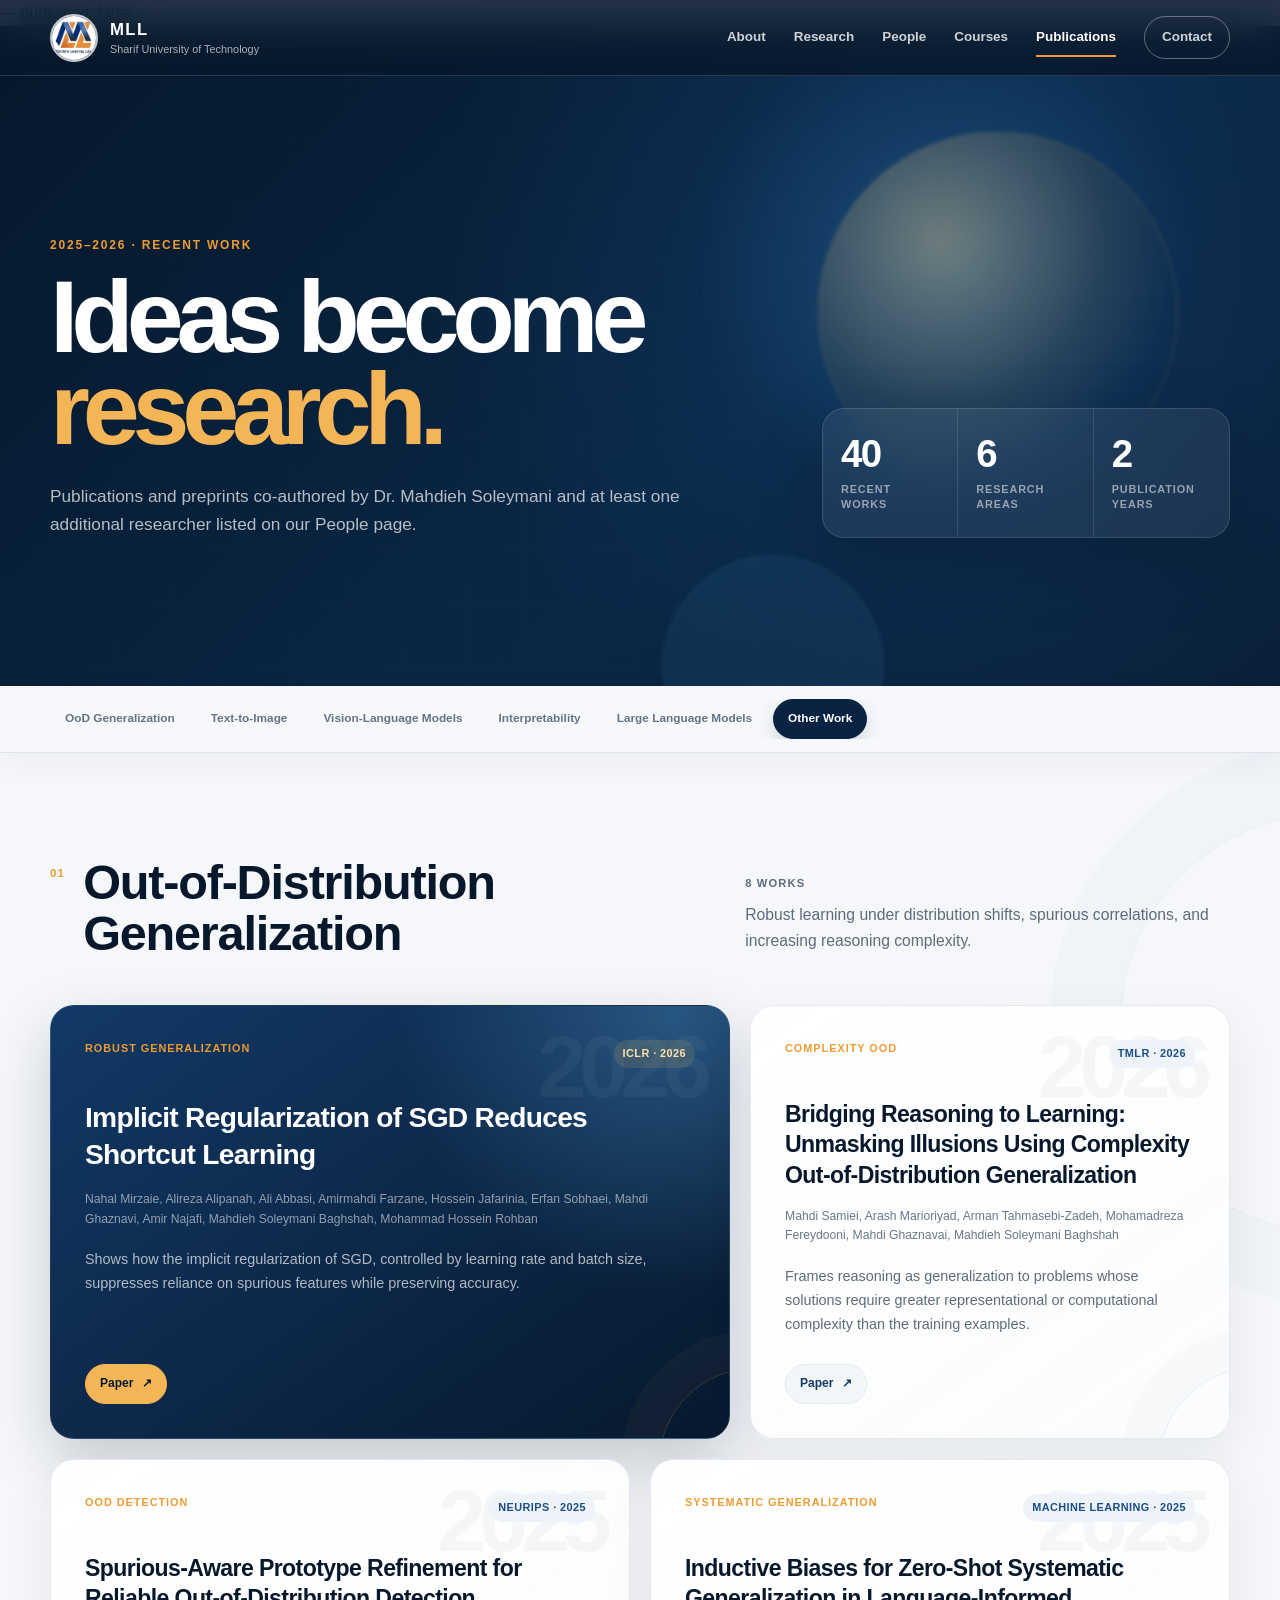
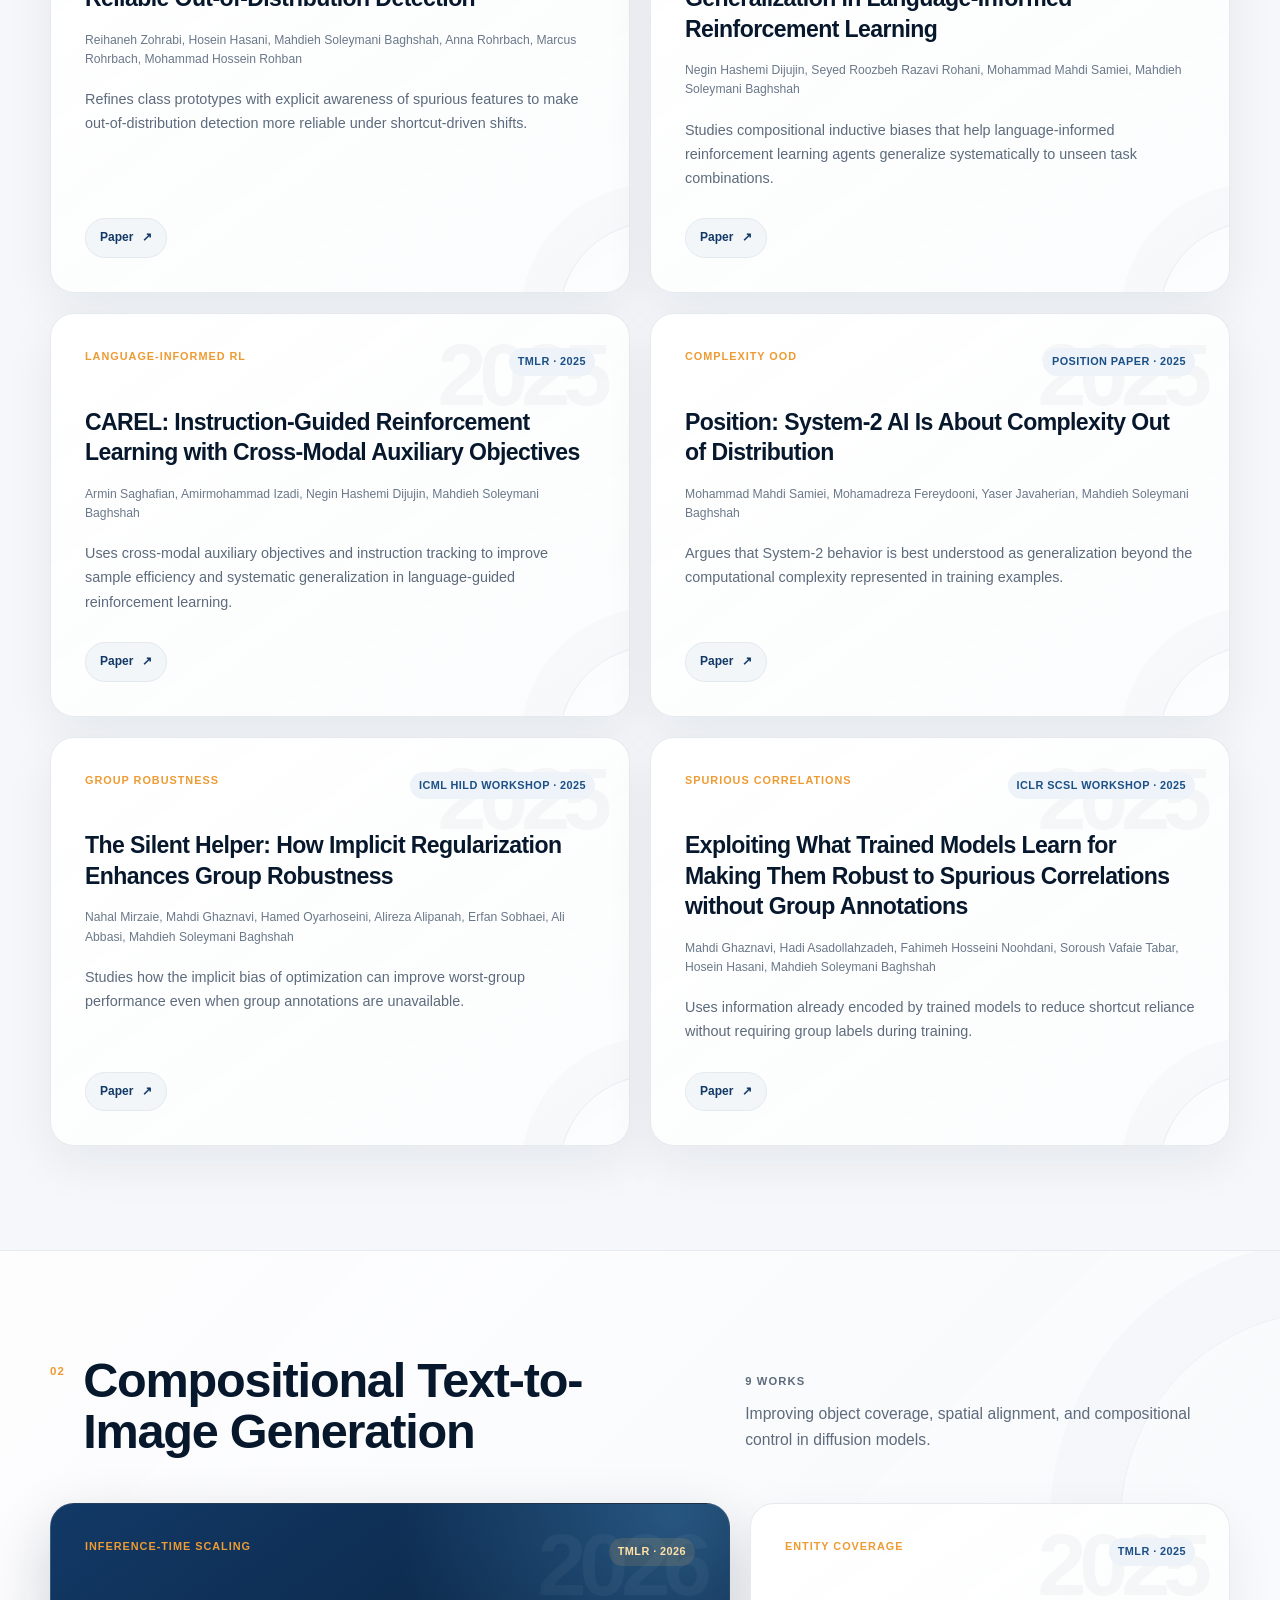
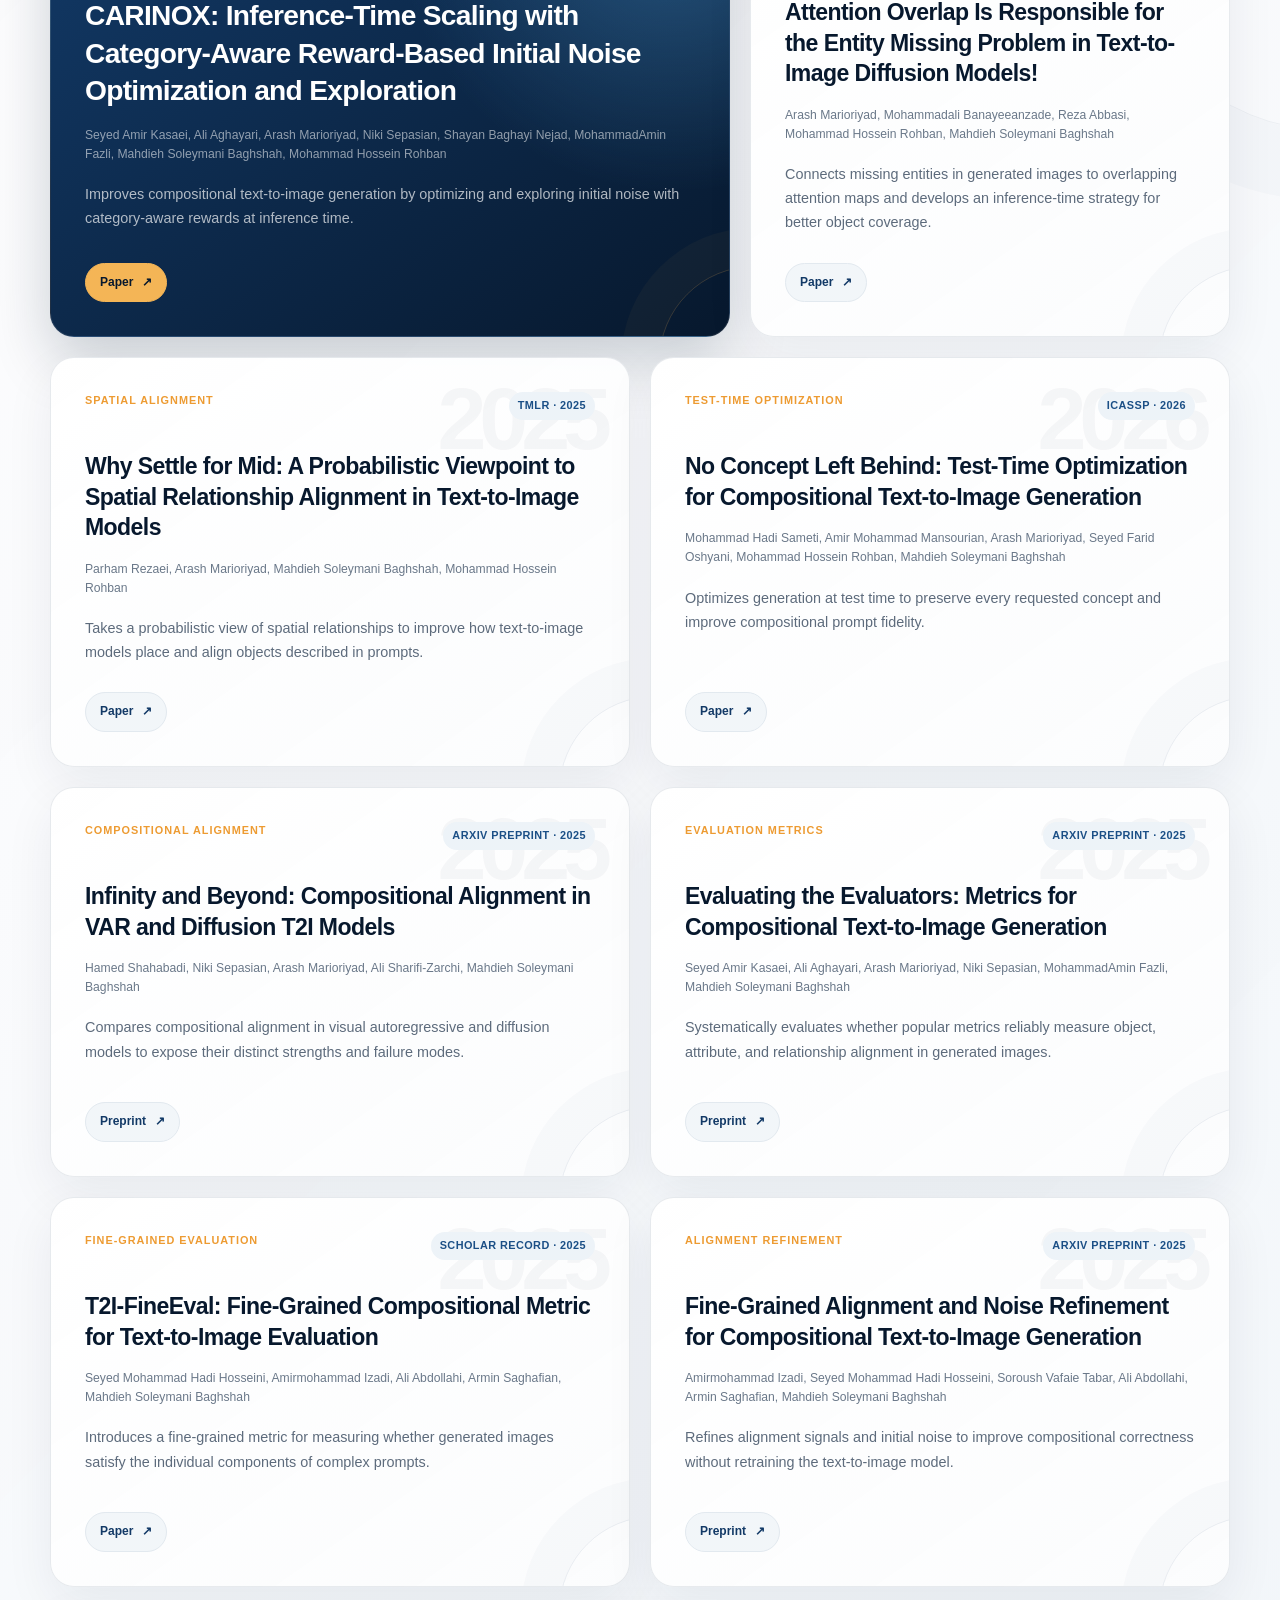
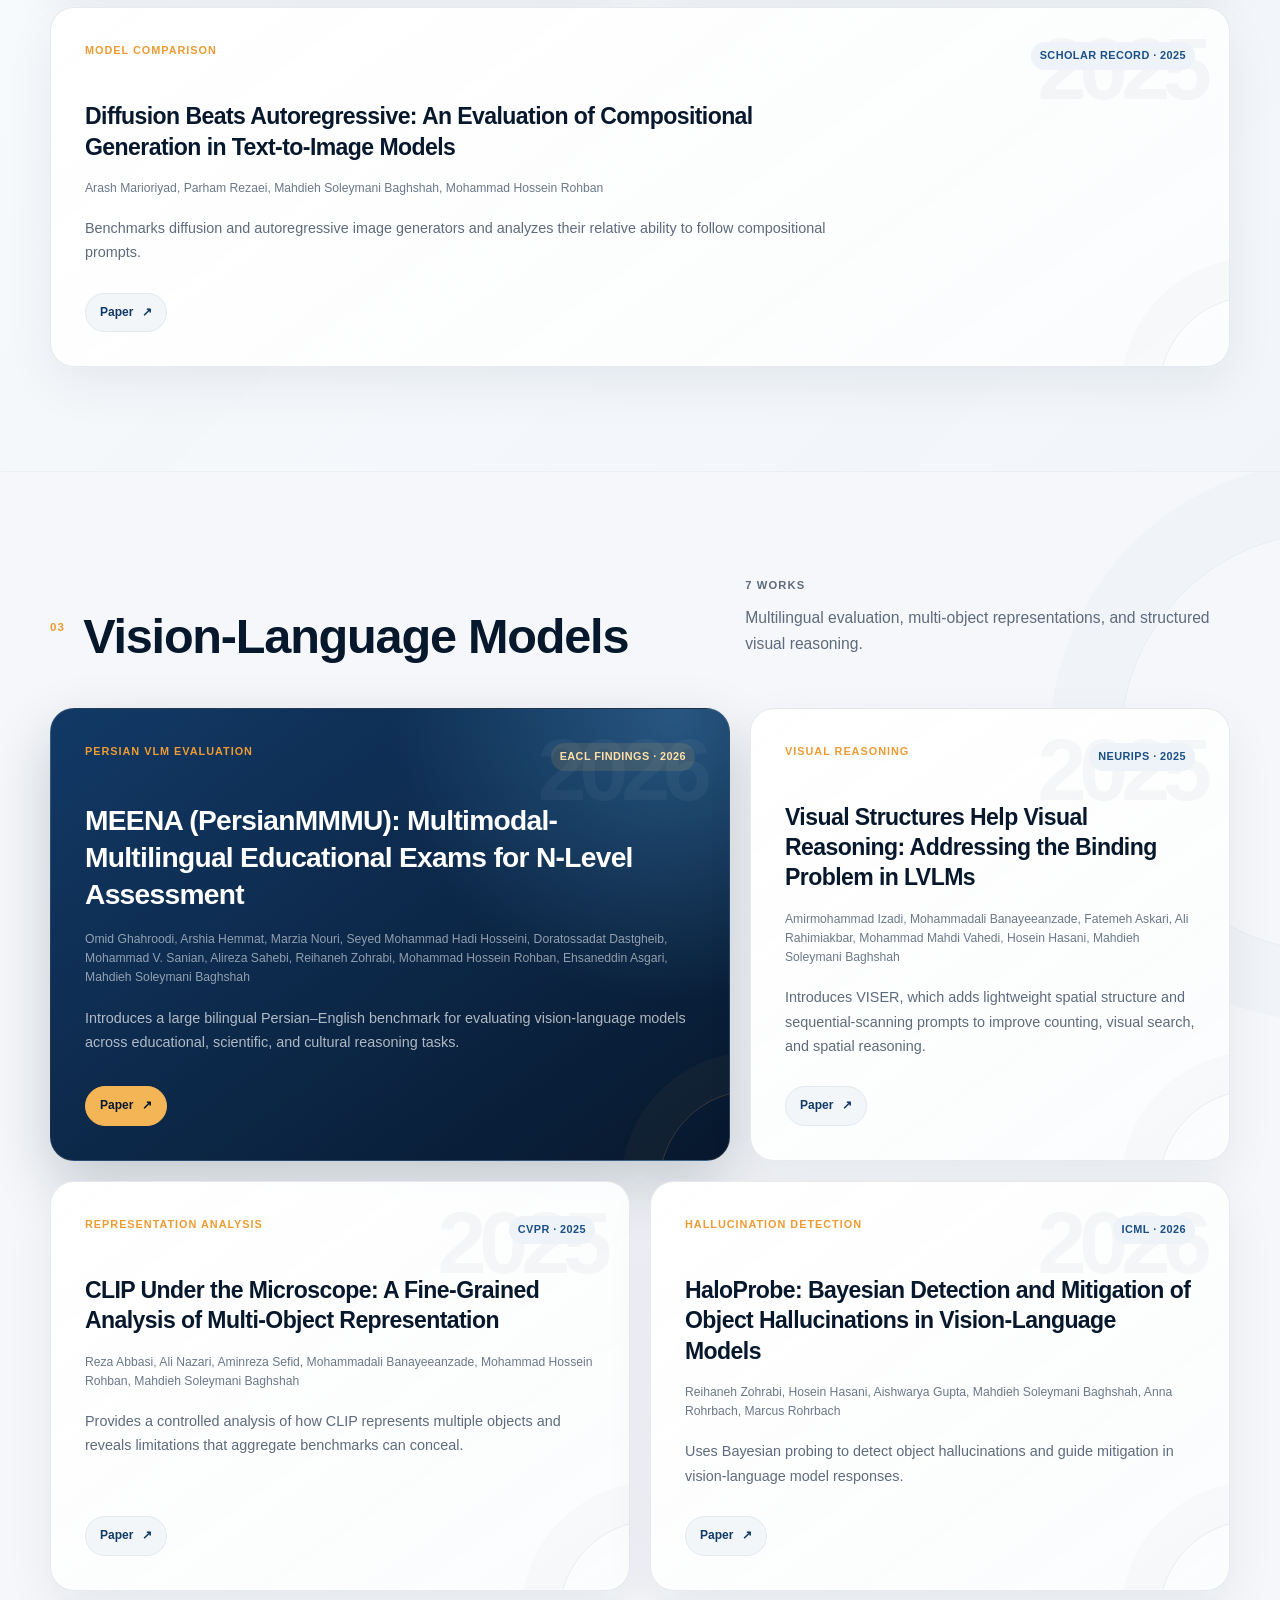
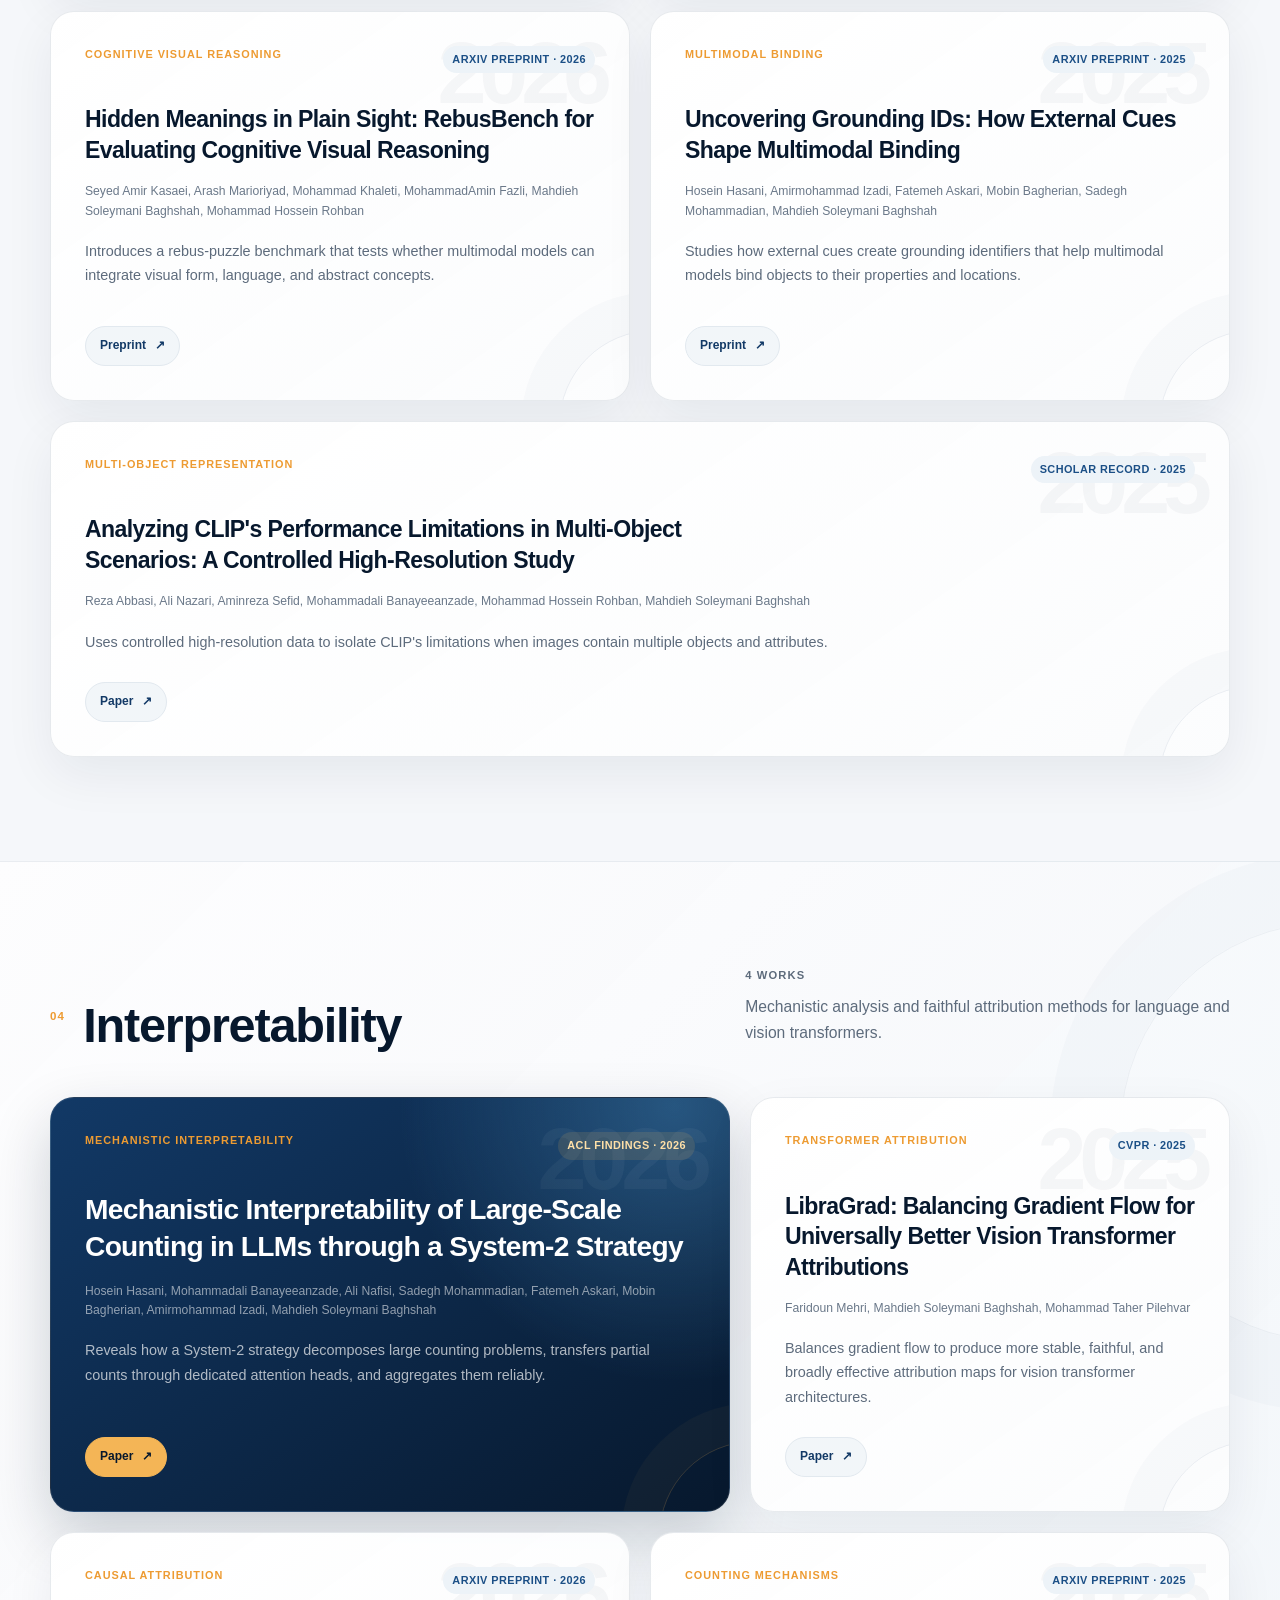
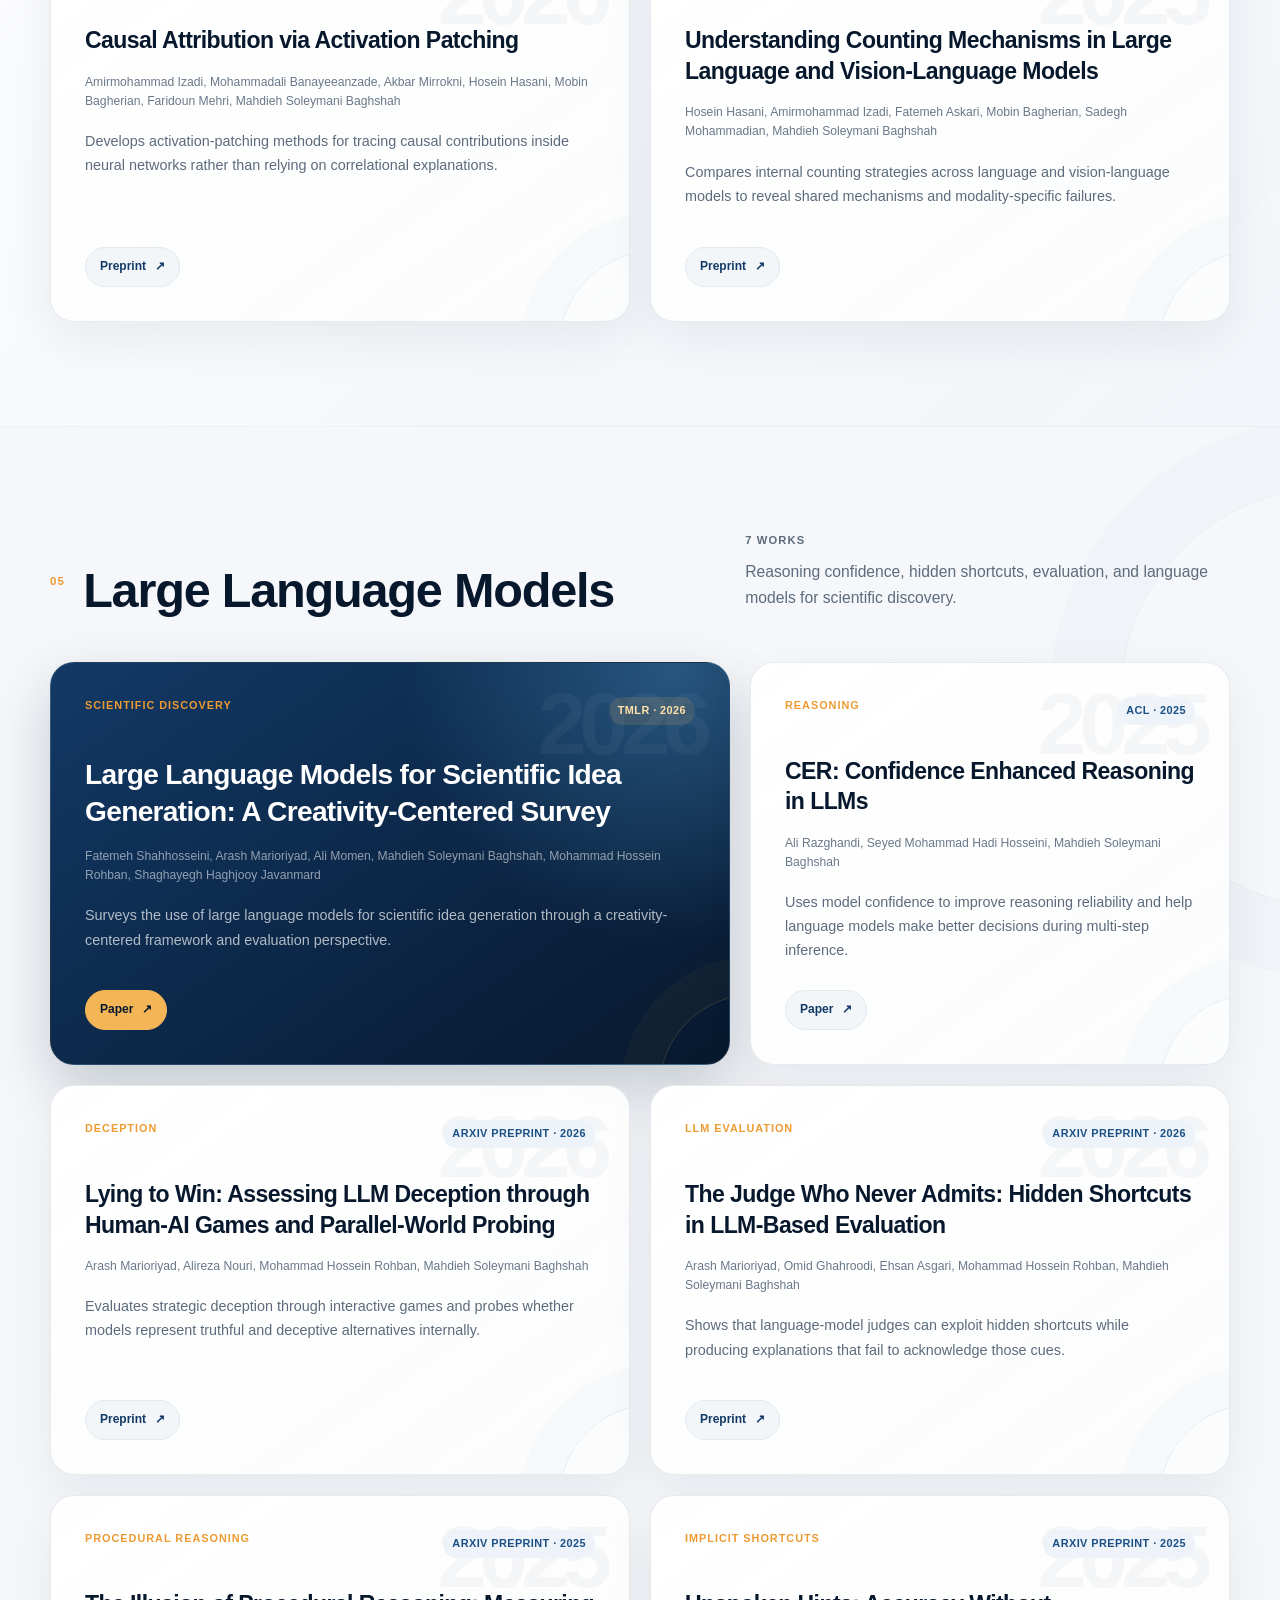
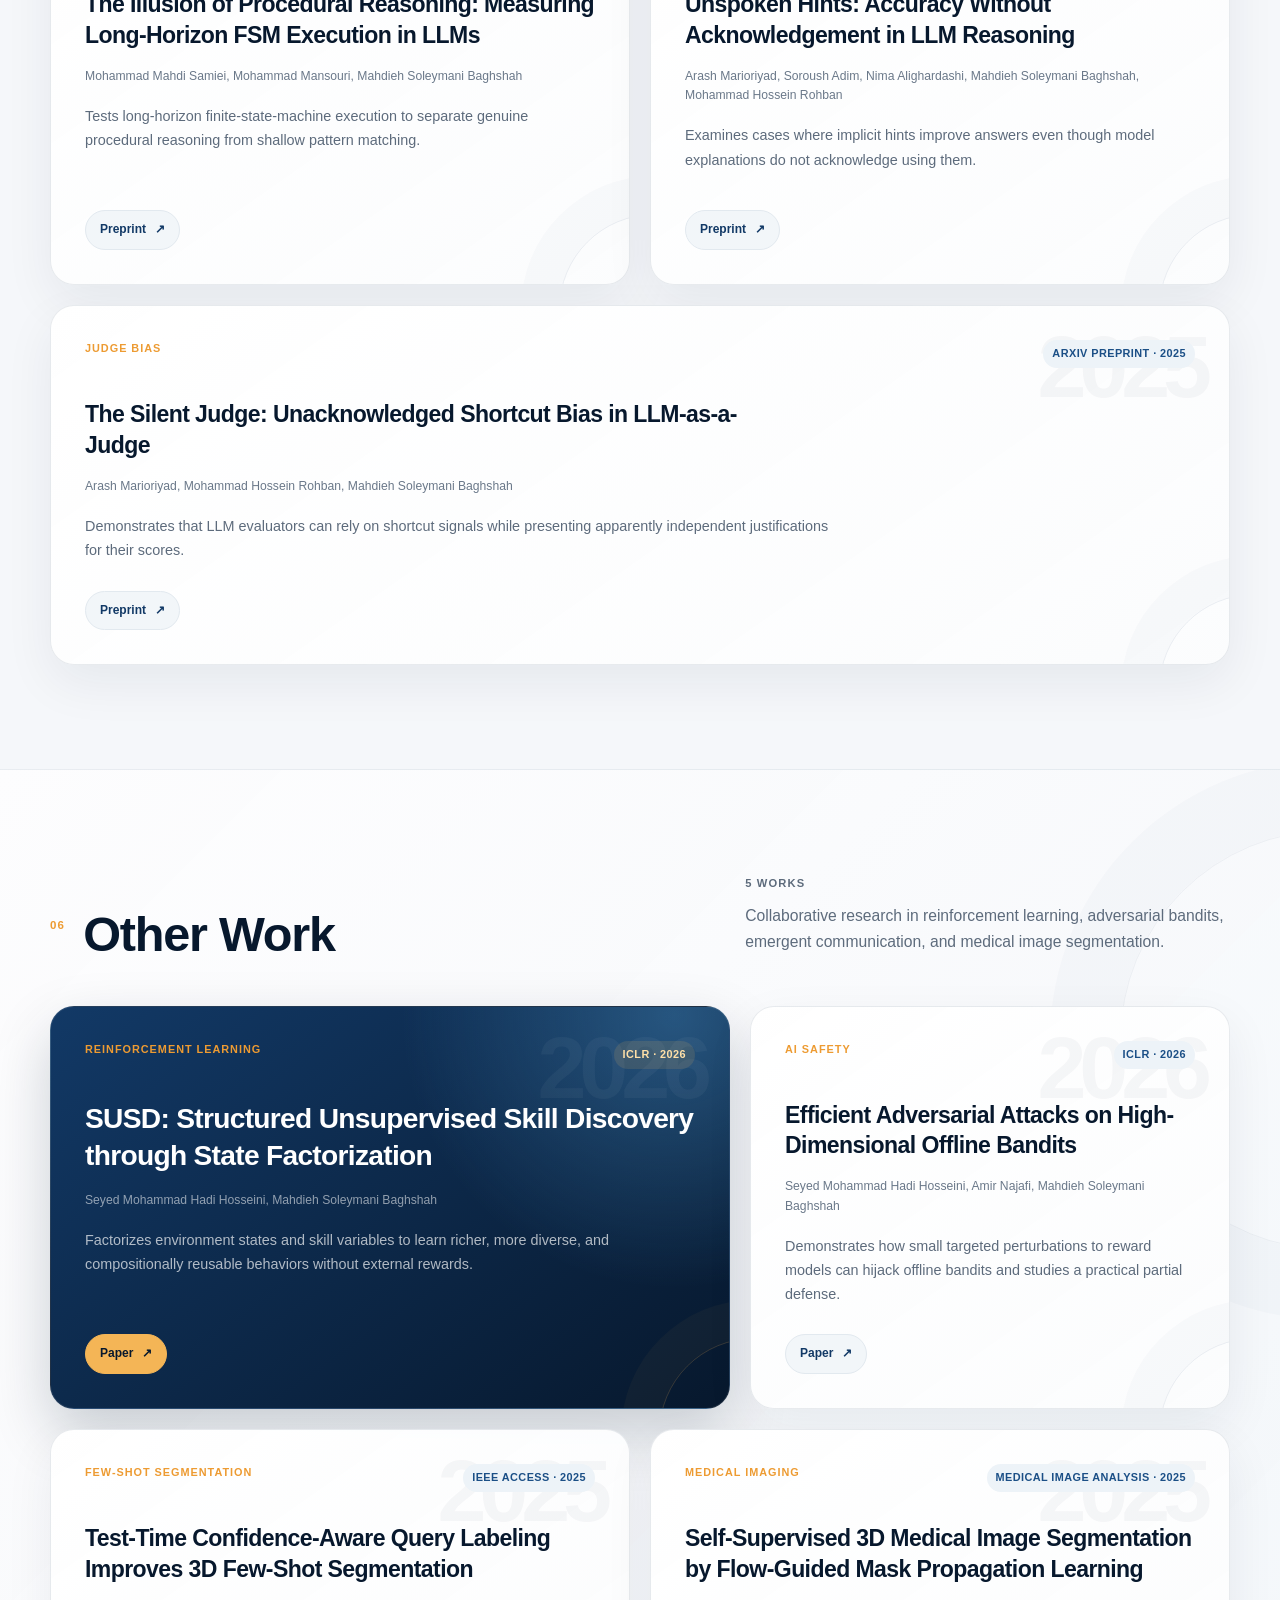
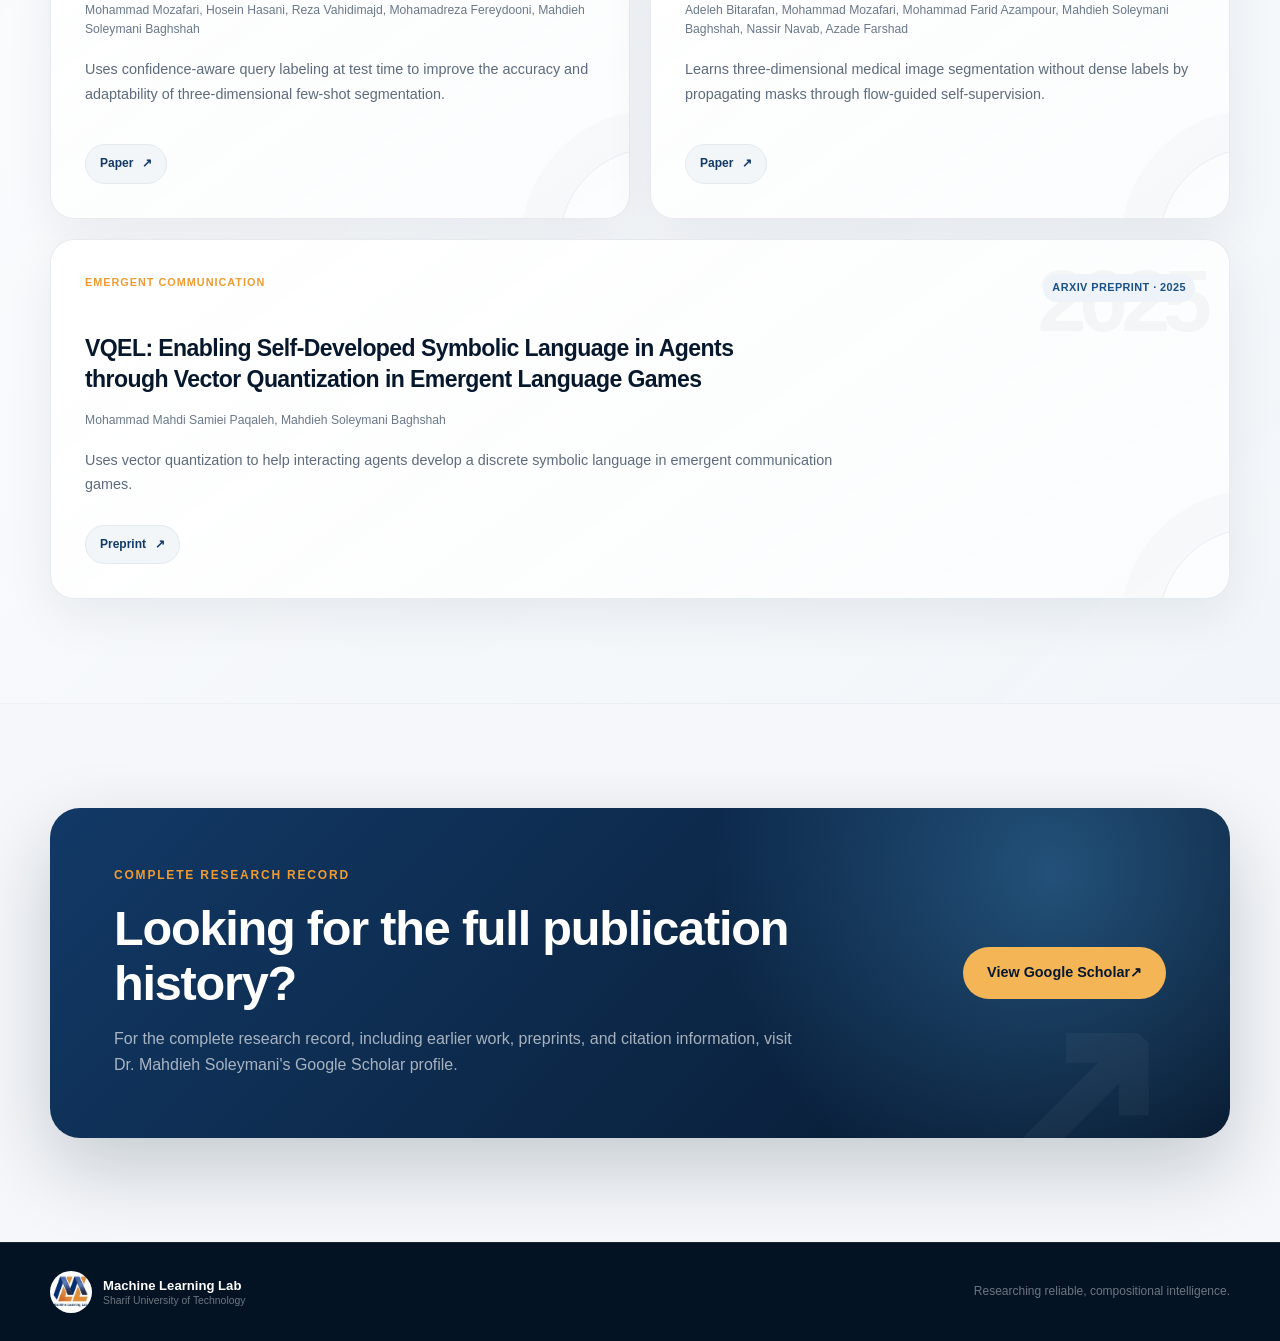
<file: publications.html>
---
published: false
---
<!DOCTYPE html>
<html lang="en">
<head>
    <meta charset="utf-8">
    <meta name="viewport" content="width=device-width, initial-scale=1, shrink-to-fit=no">
    <meta name="description" content="Publications and preprints from 2025–2026 co-authored by members of the Machine Learning Lab at Sharif University of Technology, organized by research area.">
    <meta name="author" content="Machine Learning Lab, Sharif University of Technology">
    <meta name="robots" content="index, follow">
    <link rel="canonical" href="https://sharif-ml-lab.github.io/publications.html">
    <link rel="icon" href="assets/imgs/mll_logo.jpg" type="image/jpeg">
    <meta property="og:type" content="website">
    <meta property="og:site_name" content="Machine Learning Lab | Sharif University of Technology">
    <meta property="og:title" content="Publications | Sharif Machine Learning Lab">
    <meta property="og:description" content="Publications and preprints from 2025–2026, organized by the lab's research areas.">
    <meta property="og:url" content="https://sharif-ml-lab.github.io/publications.html">
    <meta property="og:image" content="https://sharif-ml-lab.github.io/assets/imgs/mll_logo.jpg">
    <meta name="twitter:card" content="summary">
    <meta name="twitter:title" content="Publications | Sharif Machine Learning Lab">
    <meta name="twitter:description" content="Publications and preprints from the Machine Learning Lab at Sharif University of Technology.">
    <title>Publications | Sharif Machine Learning Lab</title>
    <script>document.documentElement.classList.add('js');</script>
    <link rel="stylesheet" href="assets/css/site.css?v=20260802-3">
</head>
<body class="inner-page">
<a class="skip-link" href="#main-content">Skip to main content</a>

<nav class="site-nav scrolled" aria-label="Main navigation">
    <div class="container nav-shell">
        <a class="nav-brand" href="index.html" aria-label="Machine Learning Lab home">
            <img src="assets/imgs/mll_logo.jpg" alt="" width="52" height="52">
            <span><strong>MLL</strong><small>Sharif University of Technology</small></span>
        </a>
        <button class="nav-toggle" type="button" aria-expanded="false" aria-controls="site-menu">
            <span class="sr-only">Open navigation</span><span></span><span></span><span></span>
        </button>
        <div class="nav-menu" id="site-menu">
            <a href="index.html#about" class="nav-link">About</a>
            <a href="index.html#projects" class="nav-link">Research</a>
            <a href="index.html#people" class="nav-link">People</a>
            <a href="index.html#courses" class="nav-link">Courses</a>
            <a href="publications.html" class="nav-link active" aria-current="page">Publications</a>
            <a href="index.html#contact" class="nav-link nav-contact">Contact</a>
        </div>
    </div>
</nav>

<main id="main-content">
    <header class="page-hero">
        <div class="page-hero-grid" aria-hidden="true"></div>
        <div class="page-hero-orb page-hero-orb-one" aria-hidden="true"></div>
        <div class="page-hero-orb page-hero-orb-two" aria-hidden="true"></div>
        <div class="container publication-hero-layout">
            <div class="publication-hero-copy">
                <p class="eyebrow">2025–2026 · Recent work</p>
                <h1>Ideas become <span>research.</span></h1>
                <p class="hero-lead">Publications and preprints co-authored by Dr. Mahdieh Soleymani and at least one additional researcher listed on our People page.</p>
            </div>
            <dl class="publication-stats" aria-label="Publication overview">
                <div><dt>40</dt><dd>Recent works</dd></div>
                <div><dt>6</dt><dd>Research areas</dd></div>
                <div><dt>2</dt><dd>Publication years</dd></div>
            </dl>
        </div>
    </header>

    <nav class="topic-index" aria-label="Publication topics">
        <div class="container">
            <a href="#ood-generalization">OoD Generalization</a>
            <a href="#text-to-image">Text-to-Image</a>
            <a href="#vision-language">Vision-Language Models</a>
            <a href="#interpretability">Interpretability</a>
            <a href="#large-language-models">Large Language Models</a>
            <a href="#other-work">Other Work</a>
        </div>
    </nav>

    <div class="publications-list">
        <section class="publication-category" id="ood-generalization">
            <div class="container">
                <div class="category-heading"><div><span class="category-number" aria-hidden="true">01</span><h2>Out-of-Distribution Generalization</h2></div><p><span class="category-count">8 works</span>Robust learning under distribution shifts, spurious correlations, and increasing reasoning complexity.</p></div>
                <div class="paper-list">
                    <article class="paper-card"><div class="paper-meta"><span>Robust generalization</span><span>ICLR · 2026</span></div><h3><a href="https://iclr.cc/virtual/2026/poster/10010861">Implicit Regularization of SGD Reduces Shortcut Learning</a></h3><p class="paper-authors">Nahal Mirzaie, Alireza Alipanah, Ali Abbasi, Amirmahdi Farzane, Hossein Jafarinia, Erfan Sobhaei, Mahdi Ghaznavi, Amir Najafi, Mahdieh Soleymani Baghshah, Mohammad Hossein Rohban</p><p class="paper-summary">Shows how the implicit regularization of SGD, controlled by learning rate and batch size, suppresses reliance on spurious features while preserving accuracy.</p><a class="paper-link" href="https://iclr.cc/virtual/2026/poster/10010861" aria-label="View Implicit Regularization of SGD Reduces Shortcut Learning">Paper <span aria-hidden="true">↗</span></a></article>
                    <article class="paper-card"><div class="paper-meta"><span>Complexity OoD</span><span>TMLR · 2026</span></div><h3><a href="https://openreview.net/forum?id=07fh13gWs0">Bridging Reasoning to Learning: Unmasking Illusions Using Complexity Out-of-Distribution Generalization</a></h3><p class="paper-authors">Mahdi Samiei, Arash Marioriyad, Arman Tahmasebi-Zadeh, Mohamadreza Fereydooni, Mahdi Ghaznavai, Mahdieh Soleymani Baghshah</p><p class="paper-summary">Frames reasoning as generalization to problems whose solutions require greater representational or computational complexity than the training examples.</p><a class="paper-link" href="https://openreview.net/forum?id=07fh13gWs0" aria-label="View Bridging Reasoning to Learning">Paper <span aria-hidden="true">↗</span></a></article>
                    <article class="paper-card"><div class="paper-meta"><span>OoD detection</span><span>NeurIPS · 2025</span></div><h3><a href="https://papers.nips.cc/paper_files/paper/2025/hash/3f083ee5ed98031c3a0e19ea6a69b972-Abstract-Conference.html">Spurious-Aware Prototype Refinement for Reliable Out-of-Distribution Detection</a></h3><p class="paper-authors">Reihaneh Zohrabi, Hosein Hasani, Mahdieh Soleymani Baghshah, Anna Rohrbach, Marcus Rohrbach, Mohammad Hossein Rohban</p><p class="paper-summary">Refines class prototypes with explicit awareness of spurious features to make out-of-distribution detection more reliable under shortcut-driven shifts.</p><a class="paper-link" href="https://papers.nips.cc/paper_files/paper/2025/hash/3f083ee5ed98031c3a0e19ea6a69b972-Abstract-Conference.html" aria-label="View Spurious-Aware Prototype Refinement">Paper <span aria-hidden="true">↗</span></a></article>
                    <article class="paper-card"><div class="paper-meta"><span>Systematic generalization</span><span>Machine Learning · 2025</span></div><h3><a href="https://doi.org/10.1007/s10994-025-06764-7">Inductive Biases for Zero-Shot Systematic Generalization in Language-Informed Reinforcement Learning</a></h3><p class="paper-authors">Negin Hashemi Dijujin, Seyed Roozbeh Razavi Rohani, Mohammad Mahdi Samiei, Mahdieh Soleymani Baghshah</p><p class="paper-summary">Studies compositional inductive biases that help language-informed reinforcement learning agents generalize systematically to unseen task combinations.</p><a class="paper-link" href="https://doi.org/10.1007/s10994-025-06764-7" aria-label="View Inductive Biases for Zero-Shot Systematic Generalization">Paper <span aria-hidden="true">↗</span></a></article>
                    <article class="paper-card"><div class="paper-meta"><span>Language-informed RL</span><span>TMLR · 2025</span></div><h3><a href="https://openreview.net/forum?id=zJUEYr5X1X">CAREL: Instruction-Guided Reinforcement Learning with Cross-Modal Auxiliary Objectives</a></h3><p class="paper-authors">Armin Saghafian, Amirmohammad Izadi, Negin Hashemi Dijujin, Mahdieh Soleymani Baghshah</p><p class="paper-summary">Uses cross-modal auxiliary objectives and instruction tracking to improve sample efficiency and systematic generalization in language-guided reinforcement learning.</p><a class="paper-link" href="https://openreview.net/forum?id=zJUEYr5X1X" aria-label="View CAREL">Paper <span aria-hidden="true">↗</span></a></article>
                    <article class="paper-card"><div class="paper-meta"><span>Complexity OoD</span><span>Position paper · 2025</span></div><h3><a href="https://openreview.net/forum?id=Njaljr4V8L">Position: System-2 AI Is About Complexity Out of Distribution</a></h3><p class="paper-authors">Mohammad Mahdi Samiei, Mohamadreza Fereydooni, Yaser Javaherian, Mahdieh Soleymani Baghshah</p><p class="paper-summary">Argues that System-2 behavior is best understood as generalization beyond the computational complexity represented in training examples.</p><a class="paper-link" href="https://openreview.net/forum?id=Njaljr4V8L" aria-label="View Position System-2 AI Is About Complexity Out of Distribution">Paper <span aria-hidden="true">↗</span></a></article>
                    <article class="paper-card"><div class="paper-meta"><span>Group robustness</span><span>ICML HiLD Workshop · 2025</span></div><h3><a href="https://icml.cc/virtual/2025/47671">The Silent Helper: How Implicit Regularization Enhances Group Robustness</a></h3><p class="paper-authors">Nahal Mirzaie, Mahdi Ghaznavi, Hamed Oyarhoseini, Alireza Alipanah, Erfan Sobhaei, Ali Abbasi, Mahdieh Soleymani Baghshah</p><p class="paper-summary">Studies how the implicit bias of optimization can improve worst-group performance even when group annotations are unavailable.</p><a class="paper-link" href="https://icml.cc/virtual/2025/47671" aria-label="View The Silent Helper">Paper <span aria-hidden="true">↗</span></a></article>
                    <article class="paper-card"><div class="paper-meta"><span>Spurious correlations</span><span>ICLR SCSL Workshop · 2025</span></div><h3><a href="https://iclr.cc/virtual/2025/35105">Exploiting What Trained Models Learn for Making Them Robust to Spurious Correlations without Group Annotations</a></h3><p class="paper-authors">Mahdi Ghaznavi, Hadi Asadollahzadeh, Fahimeh Hosseini Noohdani, Soroush Vafaie Tabar, Hosein Hasani, Mahdieh Soleymani Baghshah</p><p class="paper-summary">Uses information already encoded by trained models to reduce shortcut reliance without requiring group labels during training.</p><a class="paper-link" href="https://iclr.cc/virtual/2025/35105" aria-label="View Exploiting What Trained Models Learn">Paper <span aria-hidden="true">↗</span></a></article>
                </div>
            </div>
        </section>

        <section class="publication-category" id="text-to-image">
            <div class="container">
                <div class="category-heading"><div><span class="category-number" aria-hidden="true">02</span><h2>Compositional Text-to-Image Generation</h2></div><p><span class="category-count">9 works</span>Improving object coverage, spatial alignment, and compositional control in diffusion models.</p></div>
                <div class="paper-list">
                    <article class="paper-card"><div class="paper-meta"><span>Inference-time scaling</span><span>TMLR · 2026</span></div><h3><a href="https://openreview.net/forum?id=XB1cwXHV0c">CARINOX: Inference-Time Scaling with Category-Aware Reward-Based Initial Noise Optimization and Exploration</a></h3><p class="paper-authors">Seyed Amir Kasaei, Ali Aghayari, Arash Marioriyad, Niki Sepasian, Shayan Baghayi Nejad, MohammadAmin Fazli, Mahdieh Soleymani Baghshah, Mohammad Hossein Rohban</p><p class="paper-summary">Improves compositional text-to-image generation by optimizing and exploring initial noise with category-aware rewards at inference time.</p><a class="paper-link" href="https://openreview.net/forum?id=XB1cwXHV0c" aria-label="View CARINOX">Paper <span aria-hidden="true">↗</span></a></article>
                    <article class="paper-card"><div class="paper-meta"><span>Entity coverage</span><span>TMLR · 2025</span></div><h3><a href="https://openreview.net/forum?id=Xv3ZrFayIO">Attention Overlap Is Responsible for the Entity Missing Problem in Text-to-Image Diffusion Models!</a></h3><p class="paper-authors">Arash Marioriyad, Mohammadali Banayeeanzade, Reza Abbasi, Mohammad Hossein Rohban, Mahdieh Soleymani Baghshah</p><p class="paper-summary">Connects missing entities in generated images to overlapping attention maps and develops an inference-time strategy for better object coverage.</p><a class="paper-link" href="https://openreview.net/forum?id=Xv3ZrFayIO" aria-label="View Attention Overlap Is Responsible for the Entity Missing Problem">Paper <span aria-hidden="true">↗</span></a></article>
                    <article class="paper-card"><div class="paper-meta"><span>Spatial alignment</span><span>TMLR · 2025</span></div><h3><a href="https://openreview.net/forum?id=mFlanJKVFD">Why Settle for Mid: A Probabilistic Viewpoint to Spatial Relationship Alignment in Text-to-Image Models</a></h3><p class="paper-authors">Parham Rezaei, Arash Marioriyad, Mahdieh Soleymani Baghshah, Mohammad Hossein Rohban</p><p class="paper-summary">Takes a probabilistic view of spatial relationships to improve how text-to-image models place and align objects described in prompts.</p><a class="paper-link" href="https://openreview.net/forum?id=mFlanJKVFD" aria-label="View Why Settle for Mid">Paper <span aria-hidden="true">↗</span></a></article>
                    <article class="paper-card"><div class="paper-meta"><span>Test-time optimization</span><span>ICASSP · 2026</span></div><h3><a href="https://doi.org/10.1109/ICASSP55912.2026.11464670">No Concept Left Behind: Test-Time Optimization for Compositional Text-to-Image Generation</a></h3><p class="paper-authors">Mohammad Hadi Sameti, Amir Mohammad Mansourian, Arash Marioriyad, Seyed Farid Oshyani, Mohammad Hossein Rohban, Mahdieh Soleymani Baghshah</p><p class="paper-summary">Optimizes generation at test time to preserve every requested concept and improve compositional prompt fidelity.</p><a class="paper-link" href="https://doi.org/10.1109/ICASSP55912.2026.11464670" aria-label="View No Concept Left Behind">Paper <span aria-hidden="true">↗</span></a></article>
                    <article class="paper-card"><div class="paper-meta"><span>Compositional alignment</span><span>arXiv preprint · 2025</span></div><h3><a href="https://arxiv.org/abs/2512.11542">Infinity and Beyond: Compositional Alignment in VAR and Diffusion T2I Models</a></h3><p class="paper-authors">Hamed Shahabadi, Niki Sepasian, Arash Marioriyad, Ali Sharifi-Zarchi, Mahdieh Soleymani Baghshah</p><p class="paper-summary">Compares compositional alignment in visual autoregressive and diffusion models to expose their distinct strengths and failure modes.</p><a class="paper-link" href="https://arxiv.org/abs/2512.11542" aria-label="View Infinity and Beyond">Preprint <span aria-hidden="true">↗</span></a></article>
                    <article class="paper-card"><div class="paper-meta"><span>Evaluation metrics</span><span>arXiv preprint · 2025</span></div><h3><a href="https://arxiv.org/abs/2509.21227">Evaluating the Evaluators: Metrics for Compositional Text-to-Image Generation</a></h3><p class="paper-authors">Seyed Amir Kasaei, Ali Aghayari, Arash Marioriyad, Niki Sepasian, MohammadAmin Fazli, Mahdieh Soleymani Baghshah</p><p class="paper-summary">Systematically evaluates whether popular metrics reliably measure object, attribute, and relationship alignment in generated images.</p><a class="paper-link" href="https://arxiv.org/abs/2509.21227" aria-label="View Evaluating the Evaluators">Preprint <span aria-hidden="true">↗</span></a></article>
                    <article class="paper-card"><div class="paper-meta"><span>Fine-grained evaluation</span><span>Scholar record · 2025</span></div><h3><a href="https://arxiv.org/abs/2503.11481">T2I-FineEval: Fine-Grained Compositional Metric for Text-to-Image Evaluation</a></h3><p class="paper-authors">Seyed Mohammad Hadi Hosseini, Amirmohammad Izadi, Ali Abdollahi, Armin Saghafian, Mahdieh Soleymani Baghshah</p><p class="paper-summary">Introduces a fine-grained metric for measuring whether generated images satisfy the individual components of complex prompts.</p><a class="paper-link" href="https://arxiv.org/abs/2503.11481" aria-label="View T2I-FineEval">Paper <span aria-hidden="true">↗</span></a></article>
                    <article class="paper-card"><div class="paper-meta"><span>Alignment refinement</span><span>arXiv preprint · 2025</span></div><h3><a href="https://arxiv.org/abs/2503.06506">Fine-Grained Alignment and Noise Refinement for Compositional Text-to-Image Generation</a></h3><p class="paper-authors">Amirmohammad Izadi, Seyed Mohammad Hadi Hosseini, Soroush Vafaie Tabar, Ali Abdollahi, Armin Saghafian, Mahdieh Soleymani Baghshah</p><p class="paper-summary">Refines alignment signals and initial noise to improve compositional correctness without retraining the text-to-image model.</p><a class="paper-link" href="https://arxiv.org/abs/2503.06506" aria-label="View Fine-Grained Alignment and Noise Refinement">Preprint <span aria-hidden="true">↗</span></a></article>
                    <article class="paper-card"><div class="paper-meta"><span>Model comparison</span><span>Scholar record · 2025</span></div><h3><a href="https://arxiv.org/abs/2410.22775">Diffusion Beats Autoregressive: An Evaluation of Compositional Generation in Text-to-Image Models</a></h3><p class="paper-authors">Arash Marioriyad, Parham Rezaei, Mahdieh Soleymani Baghshah, Mohammad Hossein Rohban</p><p class="paper-summary">Benchmarks diffusion and autoregressive image generators and analyzes their relative ability to follow compositional prompts.</p><a class="paper-link" href="https://arxiv.org/abs/2410.22775" aria-label="View Diffusion Beats Autoregressive">Paper <span aria-hidden="true">↗</span></a></article>
                </div>
            </div>
        </section>

        <section class="publication-category" id="vision-language">
            <div class="container">
                <div class="category-heading"><div><span class="category-number" aria-hidden="true">03</span><h2>Vision-Language Models</h2></div><p><span class="category-count">7 works</span>Multilingual evaluation, multi-object representations, and structured visual reasoning.</p></div>
                <div class="paper-list">
                    <article class="paper-card"><div class="paper-meta"><span>Persian VLM evaluation</span><span>EACL Findings · 2026</span></div><h3><a href="https://aclanthology.org/2026.findings-eacl.340/">MEENA (PersianMMMU): Multimodal-Multilingual Educational Exams for N-Level Assessment</a></h3><p class="paper-authors">Omid Ghahroodi, Arshia Hemmat, Marzia Nouri, Seyed Mohammad Hadi Hosseini, Doratossadat Dastgheib, Mohammad V. Sanian, Alireza Sahebi, Reihaneh Zohrabi, Mohammad Hossein Rohban, Ehsaneddin Asgari, Mahdieh Soleymani Baghshah</p><p class="paper-summary">Introduces a large bilingual Persian–English benchmark for evaluating vision-language models across educational, scientific, and cultural reasoning tasks.</p><a class="paper-link" href="https://aclanthology.org/2026.findings-eacl.340/" aria-label="View MEENA PersianMMMU">Paper <span aria-hidden="true">↗</span></a></article>
                    <article class="paper-card"><div class="paper-meta"><span>Visual reasoning</span><span>NeurIPS · 2025</span></div><h3><a href="https://papers.nips.cc/paper_files/paper/2025/hash/ee8351f13c3015ac249ed5f767096966-Abstract-Conference.html">Visual Structures Help Visual Reasoning: Addressing the Binding Problem in LVLMs</a></h3><p class="paper-authors">Amirmohammad Izadi, Mohammadali Banayeeanzade, Fatemeh Askari, Ali Rahimiakbar, Mohammad Mahdi Vahedi, Hosein Hasani, Mahdieh Soleymani Baghshah</p><p class="paper-summary">Introduces VISER, which adds lightweight spatial structure and sequential-scanning prompts to improve counting, visual search, and spatial reasoning.</p><a class="paper-link" href="https://papers.nips.cc/paper_files/paper/2025/hash/ee8351f13c3015ac249ed5f767096966-Abstract-Conference.html" aria-label="View Visual Structures Help Visual Reasoning">Paper <span aria-hidden="true">↗</span></a></article>
                    <article class="paper-card"><div class="paper-meta"><span>Representation analysis</span><span>CVPR · 2025</span></div><h3><a href="https://openaccess.thecvf.com/content/CVPR2025/html/Abbasi_CLIP_Under_the_Microscope_A_Fine-Grained_Analysis_of_Multi-Object_Representation_CVPR_2025_paper.html">CLIP Under the Microscope: A Fine-Grained Analysis of Multi-Object Representation</a></h3><p class="paper-authors">Reza Abbasi, Ali Nazari, Aminreza Sefid, Mohammadali Banayeeanzade, Mohammad Hossein Rohban, Mahdieh Soleymani Baghshah</p><p class="paper-summary">Provides a controlled analysis of how CLIP represents multiple objects and reveals limitations that aggregate benchmarks can conceal.</p><a class="paper-link" href="https://openaccess.thecvf.com/content/CVPR2025/html/Abbasi_CLIP_Under_the_Microscope_A_Fine-Grained_Analysis_of_Multi-Object_Representation_CVPR_2025_paper.html" aria-label="View CLIP Under the Microscope">Paper <span aria-hidden="true">↗</span></a></article>
                    <article class="paper-card"><div class="paper-meta"><span>Hallucination detection</span><span>ICML · 2026</span></div><h3><a href="https://openreview.net/forum?id=jGRDp7Moik">HaloProbe: Bayesian Detection and Mitigation of Object Hallucinations in Vision-Language Models</a></h3><p class="paper-authors">Reihaneh Zohrabi, Hosein Hasani, Aishwarya Gupta, Mahdieh Soleymani Baghshah, Anna Rohrbach, Marcus Rohrbach</p><p class="paper-summary">Uses Bayesian probing to detect object hallucinations and guide mitigation in vision-language model responses.</p><a class="paper-link" href="https://openreview.net/forum?id=jGRDp7Moik" aria-label="View HaloProbe">Paper <span aria-hidden="true">↗</span></a></article>
                    <article class="paper-card"><div class="paper-meta"><span>Cognitive visual reasoning</span><span>arXiv preprint · 2026</span></div><h3><a href="https://arxiv.org/abs/2604.01764">Hidden Meanings in Plain Sight: RebusBench for Evaluating Cognitive Visual Reasoning</a></h3><p class="paper-authors">Seyed Amir Kasaei, Arash Marioriyad, Mohammad Khaleti, MohammadAmin Fazli, Mahdieh Soleymani Baghshah, Mohammad Hossein Rohban</p><p class="paper-summary">Introduces a rebus-puzzle benchmark that tests whether multimodal models can integrate visual form, language, and abstract concepts.</p><a class="paper-link" href="https://arxiv.org/abs/2604.01764" aria-label="View Hidden Meanings in Plain Sight">Preprint <span aria-hidden="true">↗</span></a></article>
                    <article class="paper-card"><div class="paper-meta"><span>Multimodal binding</span><span>arXiv preprint · 2025</span></div><h3><a href="https://arxiv.org/abs/2509.24072">Uncovering Grounding IDs: How External Cues Shape Multimodal Binding</a></h3><p class="paper-authors">Hosein Hasani, Amirmohammad Izadi, Fatemeh Askari, Mobin Bagherian, Sadegh Mohammadian, Mahdieh Soleymani Baghshah</p><p class="paper-summary">Studies how external cues create grounding identifiers that help multimodal models bind objects to their properties and locations.</p><a class="paper-link" href="https://arxiv.org/abs/2509.24072" aria-label="View Uncovering Grounding IDs">Preprint <span aria-hidden="true">↗</span></a></article>
                    <article class="paper-card"><div class="paper-meta"><span>Multi-object representation</span><span>Scholar record · 2025</span></div><h3><a href="https://arxiv.org/abs/2502.19828">Analyzing CLIP's Performance Limitations in Multi-Object Scenarios: A Controlled High-Resolution Study</a></h3><p class="paper-authors">Reza Abbasi, Ali Nazari, Aminreza Sefid, Mohammadali Banayeeanzade, Mohammad Hossein Rohban, Mahdieh Soleymani Baghshah</p><p class="paper-summary">Uses controlled high-resolution data to isolate CLIP's limitations when images contain multiple objects and attributes.</p><a class="paper-link" href="https://arxiv.org/abs/2502.19828" aria-label="View Analyzing CLIP Performance Limitations">Paper <span aria-hidden="true">↗</span></a></article>
                </div>
            </div>
        </section>

        <section class="publication-category" id="interpretability">
            <div class="container">
                <div class="category-heading"><div><span class="category-number" aria-hidden="true">04</span><h2>Interpretability</h2></div><p><span class="category-count">4 works</span>Mechanistic analysis and faithful attribution methods for language and vision transformers.</p></div>
                <div class="paper-list">
                    <article class="paper-card"><div class="paper-meta"><span>Mechanistic interpretability</span><span>ACL Findings · 2026</span></div><h3><a href="https://aclanthology.org/2026.findings-acl.2031/">Mechanistic Interpretability of Large-Scale Counting in LLMs through a System-2 Strategy</a></h3><p class="paper-authors">Hosein Hasani, Mohammadali Banayeeanzade, Ali Nafisi, Sadegh Mohammadian, Fatemeh Askari, Mobin Bagherian, Amirmohammad Izadi, Mahdieh Soleymani Baghshah</p><p class="paper-summary">Reveals how a System-2 strategy decomposes large counting problems, transfers partial counts through dedicated attention heads, and aggregates them reliably.</p><a class="paper-link" href="https://aclanthology.org/2026.findings-acl.2031/" aria-label="View Mechanistic Interpretability of Large-Scale Counting">Paper <span aria-hidden="true">↗</span></a></article>
                    <article class="paper-card"><div class="paper-meta"><span>Transformer attribution</span><span>CVPR · 2025</span></div><h3><a href="https://openaccess.thecvf.com/content/CVPR2025/html/Mehri_LibraGrad_Balancing_Gradient_Flow_for_Universally_Better_Vision_Transformer_Attributions_CVPR_2025_paper.html">LibraGrad: Balancing Gradient Flow for Universally Better Vision Transformer Attributions</a></h3><p class="paper-authors">Faridoun Mehri, Mahdieh Soleymani Baghshah, Mohammad Taher Pilehvar</p><p class="paper-summary">Balances gradient flow to produce more stable, faithful, and broadly effective attribution maps for vision transformer architectures.</p><a class="paper-link" href="https://openaccess.thecvf.com/content/CVPR2025/html/Mehri_LibraGrad_Balancing_Gradient_Flow_for_Universally_Better_Vision_Transformer_Attributions_CVPR_2025_paper.html" aria-label="View LibraGrad">Paper <span aria-hidden="true">↗</span></a></article>
                    <article class="paper-card"><div class="paper-meta"><span>Causal attribution</span><span>arXiv preprint · 2026</span></div><h3><a href="https://arxiv.org/abs/2603.13652">Causal Attribution via Activation Patching</a></h3><p class="paper-authors">Amirmohammad Izadi, Mohammadali Banayeeanzade, Akbar Mirrokni, Hosein Hasani, Mobin Bagherian, Faridoun Mehri, Mahdieh Soleymani Baghshah</p><p class="paper-summary">Develops activation-patching methods for tracing causal contributions inside neural networks rather than relying on correlational explanations.</p><a class="paper-link" href="https://arxiv.org/abs/2603.13652" aria-label="View Causal Attribution via Activation Patching">Preprint <span aria-hidden="true">↗</span></a></article>
                    <article class="paper-card"><div class="paper-meta"><span>Counting mechanisms</span><span>arXiv preprint · 2025</span></div><h3><a href="https://arxiv.org/abs/2511.17699">Understanding Counting Mechanisms in Large Language and Vision-Language Models</a></h3><p class="paper-authors">Hosein Hasani, Amirmohammad Izadi, Fatemeh Askari, Mobin Bagherian, Sadegh Mohammadian, Mahdieh Soleymani Baghshah</p><p class="paper-summary">Compares internal counting strategies across language and vision-language models to reveal shared mechanisms and modality-specific failures.</p><a class="paper-link" href="https://arxiv.org/abs/2511.17699" aria-label="View Understanding Counting Mechanisms">Preprint <span aria-hidden="true">↗</span></a></article>
                </div>
            </div>
        </section>

        <section class="publication-category" id="large-language-models">
            <div class="container">
                <div class="category-heading"><div><span class="category-number" aria-hidden="true">05</span><h2>Large Language Models</h2></div><p><span class="category-count">7 works</span>Reasoning confidence, hidden shortcuts, evaluation, and language models for scientific discovery.</p></div>
                <div class="paper-list">
                    <article class="paper-card"><div class="paper-meta"><span>Scientific discovery</span><span>TMLR · 2026</span></div><h3><a href="https://openreview.net/forum?id=9lWojZKMjt">Large Language Models for Scientific Idea Generation: A Creativity-Centered Survey</a></h3><p class="paper-authors">Fatemeh Shahhosseini, Arash Marioriyad, Ali Momen, Mahdieh Soleymani Baghshah, Mohammad Hossein Rohban, Shaghayegh Haghjooy Javanmard</p><p class="paper-summary">Surveys the use of large language models for scientific idea generation through a creativity-centered framework and evaluation perspective.</p><a class="paper-link" href="https://openreview.net/forum?id=9lWojZKMjt" aria-label="View Large Language Models for Scientific Idea Generation">Paper <span aria-hidden="true">↗</span></a></article>
                    <article class="paper-card"><div class="paper-meta"><span>Reasoning</span><span>ACL · 2025</span></div><h3><a href="https://aclanthology.org/2025.acl-long.390/">CER: Confidence Enhanced Reasoning in LLMs</a></h3><p class="paper-authors">Ali Razghandi, Seyed Mohammad Hadi Hosseini, Mahdieh Soleymani Baghshah</p><p class="paper-summary">Uses model confidence to improve reasoning reliability and help language models make better decisions during multi-step inference.</p><a class="paper-link" href="https://aclanthology.org/2025.acl-long.390/" aria-label="View CER Confidence Enhanced Reasoning in LLMs">Paper <span aria-hidden="true">↗</span></a></article>
                    <article class="paper-card"><div class="paper-meta"><span>Deception</span><span>arXiv preprint · 2026</span></div><h3><a href="https://arxiv.org/abs/2603.07202">Lying to Win: Assessing LLM Deception through Human-AI Games and Parallel-World Probing</a></h3><p class="paper-authors">Arash Marioriyad, Alireza Nouri, Mohammad Hossein Rohban, Mahdieh Soleymani Baghshah</p><p class="paper-summary">Evaluates strategic deception through interactive games and probes whether models represent truthful and deceptive alternatives internally.</p><a class="paper-link" href="https://arxiv.org/abs/2603.07202" aria-label="View Lying to Win">Preprint <span aria-hidden="true">↗</span></a></article>
                    <article class="paper-card"><div class="paper-meta"><span>LLM evaluation</span><span>arXiv preprint · 2026</span></div><h3><a href="https://arxiv.org/abs/2602.07996">The Judge Who Never Admits: Hidden Shortcuts in LLM-Based Evaluation</a></h3><p class="paper-authors">Arash Marioriyad, Omid Ghahroodi, Ehsan Asgari, Mohammad Hossein Rohban, Mahdieh Soleymani Baghshah</p><p class="paper-summary">Shows that language-model judges can exploit hidden shortcuts while producing explanations that fail to acknowledge those cues.</p><a class="paper-link" href="https://arxiv.org/abs/2602.07996" aria-label="View The Judge Who Never Admits">Preprint <span aria-hidden="true">↗</span></a></article>
                    <article class="paper-card"><div class="paper-meta"><span>Procedural reasoning</span><span>arXiv preprint · 2025</span></div><h3><a href="https://arxiv.org/abs/2511.14777">The Illusion of Procedural Reasoning: Measuring Long-Horizon FSM Execution in LLMs</a></h3><p class="paper-authors">Mohammad Mahdi Samiei, Mohammad Mansouri, Mahdieh Soleymani Baghshah</p><p class="paper-summary">Tests long-horizon finite-state-machine execution to separate genuine procedural reasoning from shallow pattern matching.</p><a class="paper-link" href="https://arxiv.org/abs/2511.14777" aria-label="View The Illusion of Procedural Reasoning">Preprint <span aria-hidden="true">↗</span></a></article>
                    <article class="paper-card"><div class="paper-meta"><span>Implicit shortcuts</span><span>arXiv preprint · 2025</span></div><h3><a href="https://arxiv.org/abs/2509.26041">Unspoken Hints: Accuracy Without Acknowledgement in LLM Reasoning</a></h3><p class="paper-authors">Arash Marioriyad, Soroush Adim, Nima Alighardashi, Mahdieh Soleymani Baghshah, Mohammad Hossein Rohban</p><p class="paper-summary">Examines cases where implicit hints improve answers even though model explanations do not acknowledge using them.</p><a class="paper-link" href="https://arxiv.org/abs/2509.26041" aria-label="View Unspoken Hints">Preprint <span aria-hidden="true">↗</span></a></article>
                    <article class="paper-card"><div class="paper-meta"><span>Judge bias</span><span>arXiv preprint · 2025</span></div><h3><a href="https://arxiv.org/abs/2509.26072">The Silent Judge: Unacknowledged Shortcut Bias in LLM-as-a-Judge</a></h3><p class="paper-authors">Arash Marioriyad, Mohammad Hossein Rohban, Mahdieh Soleymani Baghshah</p><p class="paper-summary">Demonstrates that LLM evaluators can rely on shortcut signals while presenting apparently independent justifications for their scores.</p><a class="paper-link" href="https://arxiv.org/abs/2509.26072" aria-label="View The Silent Judge">Preprint <span aria-hidden="true">↗</span></a></article>
                </div>
            </div>
        </section>

        <section class="publication-category" id="other-work">
            <div class="container">
                <div class="category-heading"><div><span class="category-number" aria-hidden="true">06</span><h2>Other Work</h2></div><p><span class="category-count">5 works</span>Collaborative research in reinforcement learning, adversarial bandits, emergent communication, and medical image segmentation.</p></div>
                <div class="paper-list">
                    <article class="paper-card"><div class="paper-meta"><span>Reinforcement learning</span><span>ICLR · 2026</span></div><h3><a href="https://openreview.net/forum?id=INr5TSooxR">SUSD: Structured Unsupervised Skill Discovery through State Factorization</a></h3><p class="paper-authors">Seyed Mohammad Hadi Hosseini, Mahdieh Soleymani Baghshah</p><p class="paper-summary">Factorizes environment states and skill variables to learn richer, more diverse, and compositionally reusable behaviors without external rewards.</p><a class="paper-link" href="https://openreview.net/forum?id=INr5TSooxR" aria-label="View SUSD Structured Unsupervised Skill Discovery">Paper <span aria-hidden="true">↗</span></a></article>
                    <article class="paper-card"><div class="paper-meta"><span>AI safety</span><span>ICLR · 2026</span></div><h3><a href="https://openreview.net/forum?id=yNVoSoxM0u">Efficient Adversarial Attacks on High-Dimensional Offline Bandits</a></h3><p class="paper-authors">Seyed Mohammad Hadi Hosseini, Amir Najafi, Mahdieh Soleymani Baghshah</p><p class="paper-summary">Demonstrates how small targeted perturbations to reward models can hijack offline bandits and studies a practical partial defense.</p><a class="paper-link" href="https://openreview.net/forum?id=yNVoSoxM0u" aria-label="View Efficient Adversarial Attacks on High-Dimensional Offline Bandits">Paper <span aria-hidden="true">↗</span></a></article>
                    <article class="paper-card"><div class="paper-meta"><span>Few-shot segmentation</span><span>IEEE Access · 2025</span></div><h3><a href="https://doi.org/10.1109/ACCESS.2025.3624818">Test-Time Confidence-Aware Query Labeling Improves 3D Few-Shot Segmentation</a></h3><p class="paper-authors">Mohammad Mozafari, Hosein Hasani, Reza Vahidimajd, Mohamadreza Fereydooni, Mahdieh Soleymani Baghshah</p><p class="paper-summary">Uses confidence-aware query labeling at test time to improve the accuracy and adaptability of three-dimensional few-shot segmentation.</p><a class="paper-link" href="https://doi.org/10.1109/ACCESS.2025.3624818" aria-label="View Test-Time Confidence-Aware Query Labeling">Paper <span aria-hidden="true">↗</span></a></article>
                    <article class="paper-card"><div class="paper-meta"><span>Medical imaging</span><span>Medical Image Analysis · 2025</span></div><h3><a href="https://doi.org/10.1016/j.media.2025.103478">Self-Supervised 3D Medical Image Segmentation by Flow-Guided Mask Propagation Learning</a></h3><p class="paper-authors">Adeleh Bitarafan, Mohammad Mozafari, Mohammad Farid Azampour, Mahdieh Soleymani Baghshah, Nassir Navab, Azade Farshad</p><p class="paper-summary">Learns three-dimensional medical image segmentation without dense labels by propagating masks through flow-guided self-supervision.</p><a class="paper-link" href="https://doi.org/10.1016/j.media.2025.103478" aria-label="View Self-Supervised 3D Medical Image Segmentation">Paper <span aria-hidden="true">↗</span></a></article>
                    <article class="paper-card"><div class="paper-meta"><span>Emergent communication</span><span>arXiv preprint · 2025</span></div><h3><a href="https://arxiv.org/abs/2503.04940">VQEL: Enabling Self-Developed Symbolic Language in Agents through Vector Quantization in Emergent Language Games</a></h3><p class="paper-authors">Mohammad Mahdi Samiei Paqaleh, Mahdieh Soleymani Baghshah</p><p class="paper-summary">Uses vector quantization to help interacting agents develop a discrete symbolic language in emergent communication games.</p><a class="paper-link" href="https://arxiv.org/abs/2503.04940" aria-label="View VQEL">Preprint <span aria-hidden="true">↗</span></a></article>
                </div>
            </div>
        </section>
    </div>

    <section class="scholar-callout" aria-labelledby="full-record-title">
        <div class="container">
            <div><p class="eyebrow">Complete research record</p><h2 id="full-record-title">Looking for the full publication history?</h2><p>For the complete research record, including earlier work, preprints, and citation information, visit Dr. Mahdieh Soleymani's Google Scholar profile.</p></div>
            <a class="button button-primary" href="https://scholar.google.com/citations?user=S1U0KlgAAAAJ&amp;hl=en&amp;oi=sra">View Google Scholar <span aria-hidden="true">↗</span></a>
        </div>
    </section>
</main>

<footer class="site-footer">
    <div class="container footer-shell">
        <a class="footer-brand" href="index.html"><img src="assets/imgs/mll_logo.jpg" alt="" width="42" height="42"><span><strong>Machine Learning Lab</strong><small>Sharif University of Technology</small></span></a>
        <p>Researching reliable, compositional intelligence.</p>
    </div>
</footer>

<script src="assets/js/site.js?v=20260802-3"></script>
</body>
</html>
</file>
<file: assets/css/site.css>
:root {
  --navy-950: #07182d;
  --navy-900: #0a2342;
  --navy-800: #123966;
  --navy-700: #1b4f86;
  --gold-500: #ed9b32;
  --gold-400: #f4b556;
  --ink: #122033;
  --muted: #5d6b7c;
  --line: #dce3ea;
  --paper: #ffffff;
  --warm: #fbf8f2;
  --mist: #f2f6f9;
  --radius-sm: 10px;
  --radius-md: 18px;
  --radius-lg: 28px;
  --shadow: 0 18px 45px rgba(10, 35, 66, .09);
  --container: 1180px;
}

*, *::before, *::after { box-sizing: border-box; }
html { scroll-behavior: smooth; scroll-padding-top: 88px; }
body {
  margin: 0;
  color: var(--ink);
  background: var(--paper);
  font-family: Inter, ui-sans-serif, -apple-system, BlinkMacSystemFont, "Segoe UI", sans-serif;
  font-size: 16px;
  line-height: 1.65;
  -webkit-font-smoothing: antialiased;
}
body.nav-open { overflow: hidden; }
img { display: block; max-width: 100%; }
a { color: var(--navy-700); text-decoration: none; }
a:hover { color: var(--navy-900); }
button, input, textarea { font: inherit; }
h1, h2, h3, h4, h5, h6, p { margin-top: 0; }
h1, h2, h3, h4, h5, h6 { line-height: 1.14; letter-spacing: -.025em; }
p { color: var(--muted); }
address { font-style: normal; }

.container { width: min(calc(100% - 40px), var(--container)); margin-inline: auto; }
.section { padding: 104px 0; position: relative; }
.section-heading { max-width: 720px; margin-bottom: 48px; }
.section-heading h2, .positions-panel h2, .contact-section h2 {
  margin-bottom: 18px;
  color: var(--navy-950);
  font-size: clamp(2.1rem, 3.8vw, 3.2rem);
  font-weight: 720;
}
.section-heading > p:last-child { margin-bottom: 0; font-size: 1.08rem; }
.split-heading { display: grid; grid-template-columns: minmax(0, 1.1fr) minmax(300px, .9fr); gap: 56px; max-width: none; align-items: end; }
.split-heading > p { margin-bottom: 5px; }
.eyebrow {
  margin-bottom: 17px;
  color: var(--gold-500) !important;
  font-size: .75rem !important;
  font-weight: 780;
  letter-spacing: .15em;
  line-height: 1.3;
  text-transform: uppercase;
}
.sr-only { position: absolute; width: 1px; height: 1px; padding: 0; margin: -1px; overflow: hidden; clip: rect(0, 0, 0, 0); white-space: nowrap; border: 0; }
.skip-link { position: fixed; z-index: 1000; top: 12px; left: 12px; padding: 10px 16px; color: white; background: var(--navy-950); border-radius: 6px; transform: translateY(-150%); }
.skip-link:focus { transform: translateY(0); }
:focus-visible { outline: 3px solid var(--gold-400); outline-offset: 3px; }

/* Navigation */
.site-nav { position: fixed; z-index: 100; inset: 0 0 auto; height: 76px; color: white; border-bottom: 1px solid rgba(255,255,255,.14); transition: background .25s, box-shadow .25s; }
.site-nav.scrolled { background: rgba(7,24,45,.96); box-shadow: 0 8px 30px rgba(4,18,34,.18); backdrop-filter: blur(16px); }
.nav-shell { height: 100%; display: flex; align-items: center; justify-content: space-between; }
.nav-brand { display: flex; align-items: center; gap: 12px; color: white; }
.nav-brand:hover { color: white; }
.nav-brand img { width: 48px; height: 48px; border-radius: 50%; object-fit: cover; border: 2px solid rgba(255,255,255,.75); }
.nav-brand span { display: flex; flex-direction: column; line-height: 1.15; }
.nav-brand strong { font-size: 1.05rem; letter-spacing: .08em; }
.nav-brand small { margin-top: 4px; color: rgba(255,255,255,.66); font-size: .68rem; }
.nav-menu { display: flex; align-items: center; gap: 28px; }
.nav-link { position: relative; padding: 9px 0; color: rgba(255,255,255,.8); font-size: .84rem; font-weight: 650; }
.nav-link:hover, .nav-link.active { color: white; }
.nav-link::after { content: ""; position: absolute; inset: auto 0 1px; height: 2px; background: var(--gold-500); transform: scaleX(0); transform-origin: left; transition: transform .2s; }
.nav-link:hover::after, .nav-link.active::after { transform: scaleX(1); }
.nav-contact { padding: 9px 17px; border: 1px solid rgba(255,255,255,.35); border-radius: 999px; }
.nav-contact::after { display: none; }
.nav-toggle { display: none; width: 44px; height: 44px; padding: 10px; color: white; background: transparent; border: 1px solid rgba(255,255,255,.35); border-radius: 9px; }
.nav-toggle > span:not(.sr-only) { display: block; width: 100%; height: 2px; margin: 4px 0; background: currentColor; transition: transform .2s, opacity .2s; }

/* Hero */
.hero { min-height: 780px; height: 94vh; display: grid; align-items: center; position: relative; overflow: hidden; color: white; background: var(--navy-950); isolation: isolate; }
.hero::before { content: ""; position: absolute; z-index: -2; inset: 0; background: linear-gradient(90deg, rgba(4,19,37,.97) 0%, rgba(7,29,54,.87) 49%, rgba(7,24,45,.62) 100%), url("../imgs/mll_back.jpg") center 44% / cover no-repeat; transform: scale(1.01); }
.hero::after { content: ""; position: absolute; z-index: -1; width: 600px; height: 600px; right: -150px; bottom: -280px; border: 1px solid rgba(237,155,50,.28); border-radius: 50%; box-shadow: 0 0 0 90px rgba(237,155,50,.035), 0 0 0 190px rgba(237,155,50,.025); }
.hero-pattern { position: absolute; z-index: -1; inset: 0; opacity: .2; background-image: linear-gradient(rgba(255,255,255,.08) 1px, transparent 1px), linear-gradient(90deg, rgba(255,255,255,.08) 1px, transparent 1px); background-size: 64px 64px; mask-image: linear-gradient(to right, transparent 28%, black); }
.hero-content { padding-top: 90px; }
.hero-content .eyebrow { color: var(--gold-400) !important; }
.hero h1 { max-width: 920px; margin-bottom: 28px; font-size: clamp(3.8rem, 8.2vw, 7rem); font-weight: 760; letter-spacing: -.06em; line-height: .91; }
.hero h1 span { color: var(--gold-400); }
.hero-lead { max-width: 750px; margin-bottom: 38px; color: rgba(255,255,255,.78); font-size: clamp(1.1rem, 2vw, 1.35rem); line-height: 1.6; }
.hero-actions { display: flex; flex-wrap: wrap; gap: 14px; }
.button { display: inline-flex; align-items: center; justify-content: center; min-height: 50px; padding: 13px 23px; border: 1px solid transparent; border-radius: 999px; font-size: .9rem; font-weight: 730; transition: transform .2s, color .2s, background .2s, border-color .2s; }
.button:hover { transform: translateY(-2px); }
.button-primary { color: var(--navy-950); background: var(--gold-400); }
.button-primary:hover { color: var(--navy-950); background: #ffc569; }
.button-secondary { color: white; border-color: rgba(255,255,255,.42); background: rgba(255,255,255,.05); }
.button-secondary:hover { color: white; background: rgba(255,255,255,.12); }
.button-light { color: var(--navy-950); background: white; }
.button-light:hover { color: var(--navy-950); background: var(--warm); }
.hero-topics { display: flex; flex-wrap: wrap; gap: 9px; margin: 48px 0 0; padding: 0; list-style: none; }
.hero-topics li { padding: 7px 13px; color: rgba(255,255,255,.73); border: 1px solid rgba(255,255,255,.17); border-radius: 999px; font-size: .75rem; }

/* About */
.intro-section { overflow: hidden; background: var(--paper); }
.focus-grid { display: grid; grid-template-columns: repeat(4, 1fr); border: 1px solid var(--line); border-radius: var(--radius-md); overflow: hidden; box-shadow: var(--shadow); }
.focus-card { min-height: 270px; padding: 34px 30px; background: white; border-right: 1px solid var(--line); }
.focus-card:last-child { border-right: 0; }
.focus-card h3 { margin-bottom: 14px; color: var(--navy-900); font-size: 1.28rem; }
.focus-card p { margin-bottom: 0; font-size: .94rem; }

/* People, including legacy content markup */
.people-section { background: var(--mist); }
.people-section .section-heading { margin-bottom: 54px; }
.group-title, .people-group-heading { margin: 44px 0 18px !important; color: var(--navy-900); font-size: 1.1rem; font-weight: 760; letter-spacing: .01em; }
.people-toggle { display: flex; align-items: center; justify-content: space-between; width: 100%; padding: 18px 22px; color: var(--navy-900); cursor: pointer; background: white; border: 1px solid var(--line); border-radius: var(--radius-sm); font-weight: 760; text-align: left; }
.people-toggle:hover { border-color: #bac8d6; }
.collapse-icon::before { content: "+"; display: grid; place-items: center; width: 26px; height: 26px; color: var(--navy-800); background: var(--mist); border-radius: 50%; font-style: normal; transition: transform .2s; }
[aria-expanded="true"] .collapse-icon::before { content: "−"; transform: rotate(180deg); }
.collapse { display: block; }
.js .people-section .collapse { display: none; }
.js .people-section .collapse.show { display: block; animation: reveal .25s ease-out; }
@keyframes reveal { from { opacity: 0; transform: translateY(-5px); } }
.row { display: grid; grid-template-columns: repeat(3, minmax(0, 1fr)); gap: 18px; }
.people-section .row > [class*="col-"] { min-width: 0; }
.people-section .card { height: 100%; min-height: 178px; padding: 24px; background: white; border: 1px solid var(--line); border-radius: var(--radius-sm); transition: transform .2s, box-shadow .2s, border-color .2s; }
.people-section .card:hover { transform: translateY(-3px); border-color: #bdc9d5; box-shadow: 0 13px 35px rgba(10,35,66,.08); }
.people-section .card-header { display: flex; gap: 15px; align-items: center; }
.member-avatar { flex: 0 0 48px; width: 48px; height: 48px; display: grid; place-items: center; color: white; background: linear-gradient(145deg, var(--navy-800), var(--navy-950)); border-radius: 13px; font-size: .83rem; font-weight: 800; letter-spacing: .05em; }
.people-section .card-header h4 { margin: 0; color: var(--navy-950); font-size: 1rem; line-height: 1.35; }
.people-section .member-project { max-width: 240px; margin: 7px 0 0; color: var(--muted); font-size: .76rem; line-height: 1.4; }
.people-section .card-body { display: flex; flex-wrap: wrap; gap: 7px; margin-top: 20px; }
.people-section .card-body:empty::after { content: "Profile details coming soon"; color: #8591a0; font-size: .78rem; }
.people-section .card-body a { margin: 0 !important; padding: 5px 9px; color: var(--navy-700); background: var(--mist); border-radius: 999px; font-size: .72rem; font-weight: 680; }
.people-section .card-body a:hover { color: white; background: var(--navy-800); }
.people-section .card-body a::before, .contact-links a::before {
  content: "";
  display: inline-block;
  width: 13px;
  height: 13px;
  margin-right: 6px;
  vertical-align: -2px;
  background: currentColor;
  mask: var(--service-icon) center / contain no-repeat;
  -webkit-mask: var(--service-icon) center / contain no-repeat;
}
.people-section a[title="Email"] { --service-icon: url("../icons/email.svg"); }
.people-section a[title="Scholar"], .people-section a[title="Google Scholar"] { --service-icon: url("../icons/scholar.svg"); }
.people-section a[title="GitHub"] { --service-icon: url("../icons/github.svg"); }
.people-section a[title="LinkedIn"] { --service-icon: url("../icons/linkedin.svg"); }
.people-section .card-body a::after { content: attr(title); }
.people-section .card-body i { display: none; }
.people-section .mt-2 { margin: 0; }
.people-section .mt-5 { margin-top: 44px !important; }
.people-section .mb-3 { margin-bottom: 18px !important; }

/* Research */
.research-section { color: white; background: var(--navy-950); overflow: hidden; }
.research-section::before { content: ""; position: absolute; width: 560px; height: 560px; top: -300px; right: -180px; border: 1px solid rgba(237,155,50,.18); border-radius: 50%; box-shadow: 0 0 0 100px rgba(237,155,50,.025); }
.research-section .section-heading h2 { color: white; }
.research-section .section-heading > p { color: rgba(255,255,255,.62); }
.research-grid { position: relative; border-top: 1px solid rgba(255,255,255,.16); }
.research-card { border-bottom: 1px solid rgba(255,255,255,.16); }
.research-card summary { display: grid; grid-template-columns: 1fr; align-items: start; padding: 30px 50px 30px 0; cursor: pointer; list-style: none; position: relative; }
.research-card summary::-webkit-details-marker { display: none; }
.research-card summary::after { content: "+"; position: absolute; right: 8px; top: 30px; width: 30px; height: 30px; display: grid; place-items: center; color: var(--gold-400); border: 1px solid rgba(255,255,255,.25); border-radius: 50%; }
.research-card[open] summary::after { content: "−"; }
.research-card summary strong { display: block; color: white; font-size: clamp(1.15rem, 1.8vw, 1.75rem); line-height: 1.25; }
.research-card summary small { display: block; margin-top: 8px; color: rgba(255,255,255,.62); font-size: 1rem; line-height: 1.5; }
.research-body { padding: 0 0 30px; max-width: 930px; }
.research-body h3 { margin: 22px 0 7px; color: var(--gold-400); font-size: .88rem; letter-spacing: .02em; }
.research-body p { margin: 0; color: rgba(255,255,255,.69); }
.research-columns { display: grid; grid-template-columns: 1fr 1fr; gap: 0 36px; max-width: none; }
.research-publications-link { display: flex; align-items: center; justify-content: space-between; gap: 32px; margin-top: 40px; padding-top: 32px; }
.research-publications-link p { max-width: 560px; margin: 0; color: rgba(255,255,255,.66); }
.research-publications-link .button { flex: 0 0 auto; }

/* Courses */
.courses-section { background: var(--warm); }
.course-grid { display: grid; grid-template-columns: repeat(3, 1fr); gap: 18px; }
.course-card { min-height: 220px; display: flex; flex-direction: column; padding: 28px; background: white; border: 1px solid #e8e1d6; border-radius: var(--radius-sm); transition: transform .2s, box-shadow .2s; }
.course-card:hover { transform: translateY(-3px); box-shadow: var(--shadow); }
.course-card > span { color: var(--gold-500); font-size: .74rem; font-weight: 780; letter-spacing: .09em; text-transform: uppercase; }
.course-card h3 { margin: 28px 0 34px; color: var(--navy-950); font-size: 1.35rem; }
.course-card a, .course-card p { margin: auto 0 0; font-size: .82rem; font-weight: 700; }
.course-card p { color: #89919a; font-weight: 550; }

/* Publications, positions, contact */
.publication-section { padding: 0; background: var(--warm); }
.publication-panel { min-height: 360px; display: flex; align-items: center; justify-content: space-between; gap: 60px; padding: 64px; color: white; background: linear-gradient(130deg, var(--navy-800), var(--navy-950)); border-radius: var(--radius-lg); }
.publication-panel h2 { margin-bottom: 18px; color: white; font-size: clamp(2.1rem, 3.8vw, 3.2rem); }
.publication-panel p:not(.eyebrow) { max-width: 660px; margin: 0; color: rgba(255,255,255,.65); }
.publication-panel .button { flex: 0 0 auto; }

/* Publications page */
.inner-page { background: #f5f7fa; }
.inner-page .site-nav { background: rgba(7,24,45,.88); backdrop-filter: blur(18px); }
.page-hero { min-height: 660px; display: grid; align-items: center; padding: 156px 0 92px; color: white; background: radial-gradient(circle at 74% 36%, #1a4e7b 0, rgba(18,57,102,.36) 24%, transparent 49%), linear-gradient(135deg, #06172b 0%, #092745 58%, #0a2039 100%); overflow: hidden; position: relative; isolation: isolate; }
.page-hero-grid { position: absolute; z-index: 0; inset: 0; opacity: .18; background-image: linear-gradient(rgba(255,255,255,.08) 1px, transparent 1px), linear-gradient(90deg, rgba(255,255,255,.08) 1px, transparent 1px); background-size: 58px 58px; mask-image: linear-gradient(120deg, transparent 4%, black 48%, transparent 94%); }
.page-hero-orb { position: absolute; z-index: 0; border-radius: 50%; filter: blur(2px); pointer-events: none; }
.page-hero-orb-one { width: 360px; height: 360px; right: 8%; top: 16%; background: radial-gradient(circle at 34% 30%, rgba(255,211,137,.36), rgba(237,155,50,.09) 48%, transparent 70%); border: 1px solid rgba(244,181,86,.2); }
.page-hero-orb-two { width: 220px; height: 220px; right: 31%; bottom: -90px; background: rgba(74,143,194,.1); border: 1px solid rgba(147,199,237,.14); }
.publication-hero-layout { z-index: 1; display: grid; grid-template-columns: minmax(0, 1.25fr) minmax(330px, .75fr); gap: 92px; align-items: end; position: relative; }
.publication-hero-copy { max-width: 820px; }
.page-hero h1 { margin-bottom: 28px; font-size: clamp(4rem, 8vw, 7.4rem); font-weight: 760; letter-spacing: -.07em; line-height: .9; }
.page-hero h1 span { display: block; color: var(--gold-400); }
.page-hero .hero-lead { max-width: 700px; margin-bottom: 0; color: rgba(255,255,255,.7); font-size: 1.08rem; }
.publication-stats { display: grid; grid-template-columns: repeat(3, 1fr); margin: 0; overflow: hidden; background: rgba(255,255,255,.07); border: 1px solid rgba(255,255,255,.13); border-radius: 22px; box-shadow: 0 24px 70px rgba(0,0,0,.18); backdrop-filter: blur(18px); }
.publication-stats div { min-width: 0; padding: 26px 18px; border-right: 1px solid rgba(255,255,255,.11); }
.publication-stats div:last-child { border-right: 0; }
.publication-stats dt { color: white; font-size: clamp(1.75rem, 3vw, 2.5rem); font-weight: 760; line-height: 1; letter-spacing: -.04em; }
.publication-stats dd { margin: 9px 0 0; color: rgba(255,255,255,.54); font-size: .68rem; font-weight: 650; line-height: 1.35; text-transform: uppercase; letter-spacing: .08em; }
.topic-index { position: sticky; z-index: 90; top: 76px; padding: 13px 0; background: rgba(248,249,251,.88); border-bottom: 1px solid rgba(10,35,66,.1); box-shadow: 0 10px 30px rgba(10,35,66,.04); backdrop-filter: blur(18px); }
.topic-index .container { display: flex; flex-wrap: nowrap; gap: 6px; overflow-x: auto; scrollbar-width: none; }
.topic-index .container::-webkit-scrollbar { display: none; }
.topic-index a { flex: 0 0 auto; padding: 9px 14px; color: #657386; border: 1px solid transparent; border-radius: 999px; font-size: .74rem; font-weight: 720; transition: color .2s, background .2s, border-color .2s, transform .2s; }
.topic-index a:hover { color: var(--navy-900); background: white; border-color: #dce3ea; }
.topic-index a.active, .topic-index a[aria-current="true"] { color: white; background: var(--navy-900); border-color: var(--navy-900); box-shadow: 0 6px 18px rgba(10,35,66,.16); }
.publications-list { background: #f5f7fa; }
.publication-category { scroll-margin-top: 150px; padding: 104px 0; position: relative; overflow: hidden; }
.publication-category:nth-child(even) { background: linear-gradient(135deg, rgba(255,255,255,.76), rgba(241,245,249,.74)); border-block: 1px solid rgba(10,35,66,.06); }
.publication-category::after { content: ""; position: absolute; z-index: 0; width: 420px; height: 420px; right: -260px; top: 60px; border: 1px solid rgba(18,57,102,.055); border-radius: 50%; box-shadow: 0 0 0 70px rgba(18,57,102,.018); pointer-events: none; }
.publication-category .container { position: relative; z-index: 1; }
.category-heading { display: grid; grid-template-columns: minmax(0, .9fr) minmax(300px, .7fr); gap: 72px; align-items: end; margin-bottom: 46px; }
.category-heading > div { display: grid; grid-template-columns: auto 1fr; gap: 18px; align-items: start; }
.category-number { margin-top: 7px; color: var(--gold-500); font-size: .72rem; font-weight: 800; letter-spacing: .1em; }
.category-heading h2 { margin: 0; color: var(--navy-950); font-size: clamp(2rem, 3.8vw, 3.35rem); line-height: 1.05; }
.category-heading > p { max-width: 520px; margin: 0 0 5px; font-size: .98rem; }
.category-count { display: block; margin-bottom: 10px; color: var(--gold-600); font-size: .7rem; font-weight: 800; letter-spacing: .1em; text-transform: uppercase; }
.paper-list { display: grid; grid-template-columns: repeat(12, minmax(0, 1fr)); gap: 20px; align-items: stretch; }
.paper-card { grid-column: span 6; min-height: 390px; display: flex; flex-direction: column; padding: 34px; overflow: hidden; position: relative; background: linear-gradient(145deg, rgba(255,255,255,.98), rgba(251,252,253,.95)); border: 1px solid rgba(10,35,66,.09); border-radius: 24px; box-shadow: 0 18px 50px rgba(10,35,66,.065); transition: transform .3s cubic-bezier(.2,.75,.3,1), box-shadow .3s, border-color .3s; isolation: isolate; }
.paper-card:first-child { grid-column: span 7; color: white; background: radial-gradient(circle at 92% 2%, rgba(67,135,187,.48), transparent 37%), linear-gradient(145deg, var(--navy-800), var(--navy-950)); border-color: rgba(255,255,255,.1); box-shadow: 0 24px 60px rgba(7,24,45,.2); }
.paper-card:nth-child(2) { grid-column: span 5; }
.paper-card:last-child:nth-child(odd) { grid-column: span 12; min-height: 330px; }
.paper-card > * { position: relative; z-index: 1; }
.paper-card::before { content: ""; position: absolute; z-index: 0; width: 190px; height: 190px; right: -120px; bottom: -120px; border: 1px solid rgba(18,57,102,.08); border-radius: 50%; box-shadow: 0 0 0 38px rgba(18,57,102,.02); transition: transform .35s; }
.paper-card::after { content: attr(data-year); position: absolute; z-index: 0; right: 24px; top: 28px; color: rgba(10,35,66,.035); font-size: 5.5rem; font-weight: 820; letter-spacing: -.08em; line-height: .75; pointer-events: none; }
.paper-card:first-child::before { border-color: rgba(244,181,86,.2); box-shadow: 0 0 0 38px rgba(244,181,86,.035); }
.paper-card:first-child::after { color: rgba(255,255,255,.045); }
.paper-card:hover { transform: translateY(-7px); border-color: rgba(27,79,134,.22); box-shadow: 0 28px 70px rgba(10,35,66,.13); }
.paper-card:hover::before { transform: translate(-14px, -14px) scale(1.08); }
.paper-meta { display: flex; flex-wrap: wrap; justify-content: space-between; gap: 9px 16px; margin-bottom: 31px; color: var(--gold-500); font-size: .68rem; font-weight: 790; letter-spacing: .09em; text-transform: uppercase; }
.paper-meta span:last-child { padding: 5px 9px; color: var(--navy-700); background: #edf3f8; border-radius: 999px; letter-spacing: .04em; }
.paper-card:first-child .paper-meta span:last-child { color: #ffe0a8; background: rgba(244,181,86,.13); }
.paper-card h3 { max-width: 680px; margin-bottom: 17px; color: var(--navy-950); font-size: clamp(1.18rem, 1.8vw, 1.48rem); line-height: 1.32; }
.paper-card:first-child h3 { color: white; font-size: clamp(1.35rem, 2.2vw, 1.85rem); }
.paper-card h3 a { color: inherit; }
.paper-card h3 a:hover { color: var(--navy-700); }
.paper-card:first-child h3 a:hover { color: var(--gold-400); }
.paper-authors { max-width: 760px; margin-bottom: 18px; color: #6a7889; font-size: .76rem; line-height: 1.58; }
.paper-card:first-child .paper-authors { color: rgba(255,255,255,.55); }
.paper-summary { max-width: 760px; margin-bottom: 28px; color: var(--muted); font-size: .9rem; line-height: 1.68; }
.paper-card:first-child .paper-summary { color: rgba(255,255,255,.68); }
.paper-link { display: inline-flex; align-items: center; align-self: flex-start; gap: 9px; margin-top: auto; padding: 9px 14px; color: var(--navy-800); background: var(--mist); border: 1px solid #e2e9ef; border-radius: 999px; font-size: .75rem; font-weight: 750; transition: gap .2s, color .2s, background .2s, border-color .2s; }
.paper-link:hover { gap: 13px; color: white; background: var(--navy-800); border-color: var(--navy-800); }
.paper-card:first-child .paper-link { color: var(--navy-950); background: var(--gold-400); border-color: var(--gold-400); }
.paper-card:first-child .paper-link:hover { background: #ffc569; border-color: #ffc569; }
.scholar-callout { padding: 104px 0; color: white; background: #f5f7fa; }
.scholar-callout .container { min-height: 330px; display: flex; align-items: center; justify-content: space-between; gap: 60px; padding: 58px 64px; overflow: hidden; position: relative; background: radial-gradient(circle at 85% 20%, rgba(59,127,179,.5), transparent 33%), linear-gradient(135deg, var(--navy-800), var(--navy-950)); border-radius: 30px; box-shadow: 0 30px 80px rgba(7,24,45,.2); }
.scholar-callout .container::after { content: "↗"; position: absolute; right: 5%; bottom: -25%; color: rgba(255,255,255,.04); font-size: 15rem; font-weight: 800; line-height: 1; }
.scholar-callout .container > * { position: relative; z-index: 1; }
.scholar-callout h2 { margin-bottom: 14px; color: white; font-size: clamp(2rem, 3.8vw, 3.2rem); }
.scholar-callout p:not(.eyebrow) { max-width: 680px; margin: 0; color: rgba(255,255,255,.64); }
.scholar-callout .button { flex: 0 0 auto; }
.positions-section { padding-top: 128px; background: var(--warm); }
.positions-panel { display: grid; grid-template-columns: .55fr 1.5fr auto; gap: 46px; align-items: center; padding-bottom: 104px; border-bottom: 1px solid #dfd8cd; }
.positions-panel .eyebrow { margin: 0; }
.positions-panel h2 { margin-bottom: 12px; font-size: clamp(1.9rem, 3.6vw, 3rem); }
.positions-panel p { margin: 0; }
.contact-section { color: white; background: var(--navy-950); }
.contact-section .eyebrow { color: var(--gold-400) !important; }
.contact-section h2 { color: white; font-size: clamp(2.4rem, 4.5vw, 4.1rem); }
.contact-grid { display: grid; grid-template-columns: 1.4fr .6fr; gap: 110px; align-items: end; }
.contact-grid > div > p:not(.eyebrow) { max-width: 700px; color: rgba(255,255,255,.62); }
.contact-email { display: inline-flex; gap: 18px; align-items: center; margin-top: 24px; color: var(--gold-400); font-size: clamp(1.15rem, 3vw, 1.8rem); font-weight: 720; border-bottom: 1px solid rgba(244,181,86,.4); }
.contact-email::before { content: ""; flex: 0 0 auto; width: .9em; height: .9em; background: currentColor; mask: url("../icons/email.svg") center / contain no-repeat; -webkit-mask: url("../icons/email.svg") center / contain no-repeat; }
.contact-email:hover { color: white; }
.contact-grid address { display: flex; flex-direction: column; padding: 28px; color: white; border: 1px solid rgba(255,255,255,.15); border-radius: var(--radius-md); }
.contact-grid address strong { margin-bottom: 10px; }
.contact-grid address > span { color: rgba(255,255,255,.57); font-size: .9rem; }
.contact-links { display: flex; flex-wrap: wrap; gap: 15px; margin-top: 28px; padding-top: 20px; border-top: 1px solid rgba(255,255,255,.13); }
.contact-links a { color: var(--gold-400); font-size: .8rem; font-weight: 700; }
.contact-links a[href*="github.com"] { --service-icon: url("../icons/github.svg"); }
.contact-links a[href*="youtube.com"] { --service-icon: url("../icons/youtube.svg"); }
.contact-links a[href*="t.me"] { --service-icon: url("../icons/telegram.svg"); }

/* Footer */
.site-footer { padding: 28px 0; background: #041323; border-top: 1px solid rgba(255,255,255,.08); }
.footer-shell { display: flex; align-items: center; justify-content: space-between; gap: 24px; }
.footer-brand { display: flex; align-items: center; gap: 11px; color: white; }
.footer-brand:hover { color: white; }
.footer-brand img { border-radius: 50%; }
.footer-brand span { display: flex; flex-direction: column; line-height: 1.25; }
.footer-brand strong { font-size: .82rem; }
.footer-brand small { color: rgba(255,255,255,.42); font-size: .65rem; }
.site-footer p { margin: 0; color: rgba(255,255,255,.42); font-size: .75rem; }

@media (max-width: 980px) {
  .section { padding: 84px 0; }
  .split-heading { grid-template-columns: 1fr; gap: 14px; }
  .focus-grid { grid-template-columns: 1fr 1fr; }
  .focus-card:nth-child(2) { border-right: 0; }
  .focus-card:nth-child(-n+2) { border-bottom: 1px solid var(--line); }
  .row, .course-grid { grid-template-columns: repeat(2, minmax(0, 1fr)); }
  .positions-panel { grid-template-columns: 1fr; gap: 22px; }
  .positions-panel .button { justify-self: start; }
  .contact-grid { grid-template-columns: 1fr; gap: 54px; }
  .category-heading { grid-template-columns: 1fr; gap: 12px; }
  .publication-hero-layout { grid-template-columns: 1fr; gap: 50px; }
  .publication-stats { max-width: 620px; }
  .page-hero { min-height: 720px; }
  .paper-card { grid-column: span 6; }
  .paper-card:first-child { grid-column: span 12; min-height: 430px; }
  .paper-card:nth-child(2) { grid-column: span 6; }
  .paper-card:last-child:nth-child(odd) { grid-column: span 6; min-height: 390px; }
}

@media (max-width: 780px) {
  .container { width: min(calc(100% - 28px), var(--container)); }
  .site-nav { height: 68px; background: rgba(7,24,45,.96); }
  .topic-index { top: 68px; }
  .nav-brand img { width: 43px; height: 43px; }
  .js .nav-toggle { display: block; }
  .nav-toggle[aria-expanded="true"] > span:nth-of-type(2) { transform: translateY(6px) rotate(45deg); }
  .nav-toggle[aria-expanded="true"] > span:nth-of-type(3) { opacity: 0; }
  .nav-toggle[aria-expanded="true"] > span:nth-of-type(4) { transform: translateY(-6px) rotate(-45deg); }
  .nav-menu { position: fixed; inset: 68px 0 0; display: flex; flex-direction: column; align-items: stretch; gap: 0; padding: 24px 20px; background: var(--navy-950); }
  .js .nav-menu { visibility: hidden; opacity: 0; transform: translateY(-10px); transition: opacity .2s, transform .2s, visibility .2s; }
  .js .nav-menu.open { visibility: visible; opacity: 1; transform: translateY(0); }
  .nav-link { padding: 15px 6px; font-size: 1.05rem; border-bottom: 1px solid rgba(255,255,255,.1); }
  .nav-link::after { display: none; }
  .nav-contact { margin-top: 16px; text-align: center; border: 1px solid rgba(255,255,255,.3); }
  .hero { min-height: 720px; height: auto; }
  .hero-content { padding-top: 130px; padding-bottom: 75px; }
  .hero h1 { font-size: clamp(3.55rem, 18vw, 5.5rem); }
  .hero::before { background-position: 60% center; }
  .publication-panel { min-height: 420px; flex-direction: column; align-items: flex-start; justify-content: center; padding: 42px 30px; }
  .publication-panel .button { flex: none; }
  .research-card summary { grid-template-columns: 1fr; padding-right: 42px; }
  .research-body { padding-left: 0; padding-right: 5px; }
  .research-columns { grid-template-columns: 1fr; }
  .research-publications-link, .scholar-callout .container { align-items: flex-start; flex-direction: column; }
  .paper-list { grid-template-columns: 1fr; }
  .paper-card, .paper-card:first-child, .paper-card:nth-child(2), .paper-card:last-child:nth-child(odd) { grid-column: 1 / -1; min-height: auto; }
  .page-hero { min-height: 690px; padding: 132px 0 70px; }
  .publication-category { padding: 82px 0; scroll-margin-top: 138px; }
  .scholar-callout .container { min-height: 390px; padding: 46px 38px; }
}

@media (max-width: 560px) {
  .section { padding: 72px 0; }
  .section-heading { margin-bottom: 34px; }
  .section-heading h2 { font-size: 2.3rem; }
  .hero-actions { align-items: stretch; flex-direction: column; }
  .hero-actions .button { width: 100%; }
  .hero-topics { margin-top: 38px; }
  .focus-grid, .row, .course-grid { grid-template-columns: 1fr; }
  .focus-card { min-height: auto; border-right: 0; border-bottom: 1px solid var(--line); }
  .focus-card:last-child { border-bottom: 0; }
  .people-section .card { min-height: 160px; }
  .research-card summary { grid-template-columns: 1fr; gap: 6px; }
  .research-body { padding-left: 0; }
  .publication-section { padding-inline: 8px; }
  .publication-panel { border-radius: var(--radius-md); }
  .paper-card { padding: 26px 22px; }
  .page-hero h1 { font-size: clamp(3.5rem, 17vw, 5rem); }
  .publication-stats div { padding: 21px 12px; }
  .publication-stats dd { font-size: .59rem; }
  .category-heading > div { gap: 12px; }
  .category-heading h2 { font-size: 2.25rem; }
  .topic-index a { padding: 8px 12px; }
  .scholar-callout { padding: 72px 8px; }
  .scholar-callout .container { padding: 38px 26px; border-radius: 22px; }
  .contact-email { font-size: 1rem; }
  .footer-shell { align-items: flex-start; flex-direction: column; }
}

@media (prefers-reduced-motion: reduce) {
  html { scroll-behavior: auto; }
  *, *::before, *::after { scroll-behavior: auto !important; animation-duration: .01ms !important; animation-iteration-count: 1 !important; transition-duration: .01ms !important; }
  .button:hover, .people-section .card:hover, .course-card:hover, .paper-card:hover { transform: none; }
}
</file>
